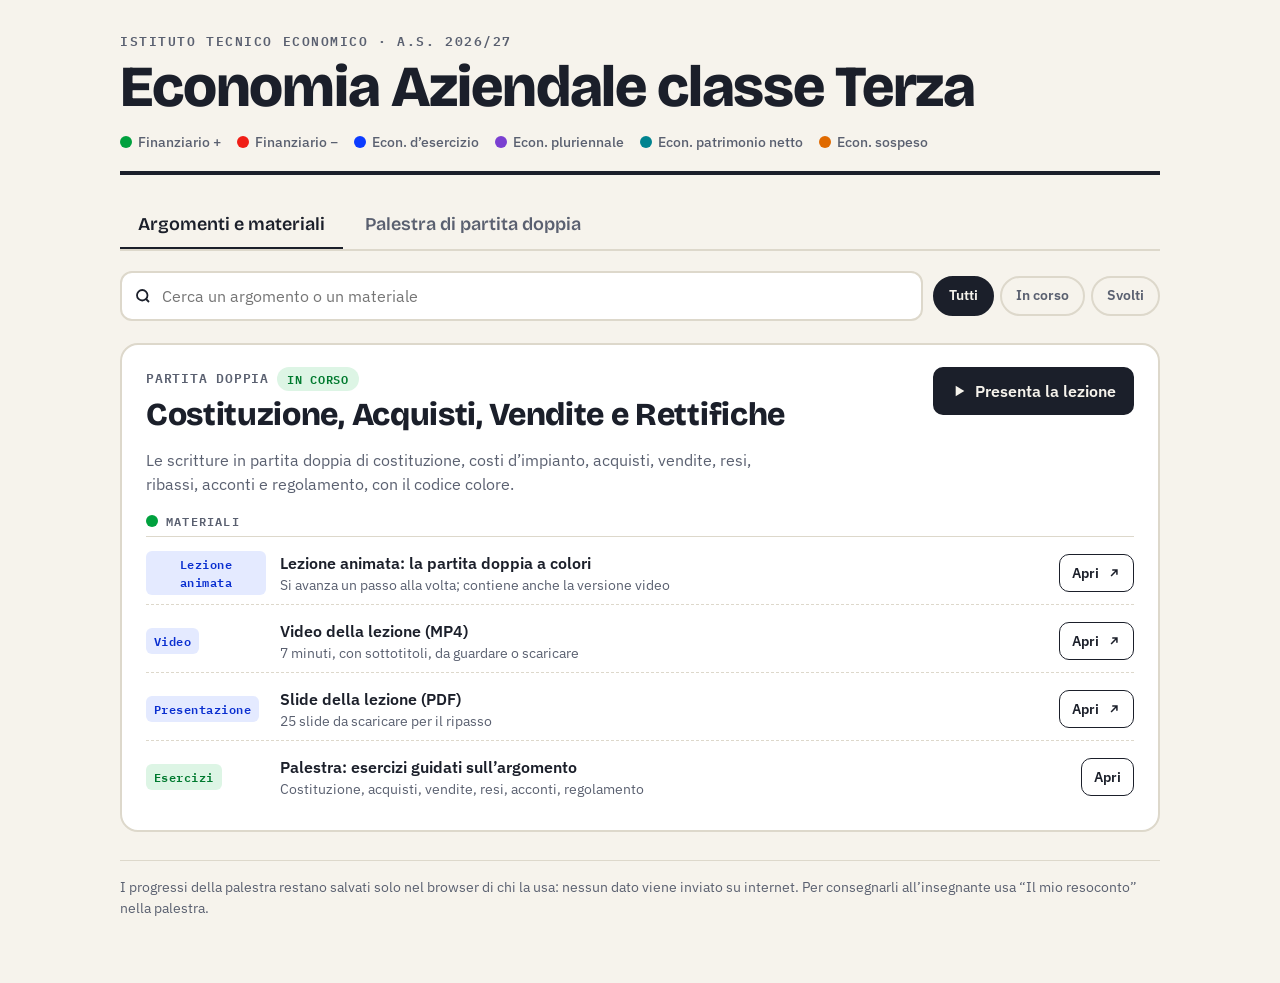
<file: index.html>
<!doctype html>
<html lang="it">
<head>
<meta charset="utf-8">
<meta name="viewport" content="width=device-width,initial-scale=1,viewport-fit=cover">
<link rel="icon" href="favicon.svg" type="image/svg+xml">
<link rel="icon" href="favicon-32.png" sizes="32x32" type="image/png">
<link rel="apple-touch-icon" href="apple-touch-icon.png">
<link rel="manifest" href="manifest.webmanifest">
<meta name="theme-color" content="#1B1F2A">
<meta name="apple-mobile-web-app-title" content="Economia 3ª">
<title>Economia Aziendale classe Terza</title>
<meta name="description" content="Lezioni animate, materiali e palestra di partita doppia con correzione automatica.">
<link rel="preconnect" href="https://fonts.googleapis.com">
<link rel="stylesheet" href="https://fonts.googleapis.com/css2?family=Bricolage+Grotesque:opsz,wght@12..96,600;12..96,800&family=IBM+Plex+Mono:wght@500;600&family=IBM+Plex+Sans:wght@400;500;600&display=swap">
<link rel="stylesheet" href="stile.css?v=2">
<style>body{margin:0}</style>
</head>
<body>
<div class="wrap">
  <header class="top">
    <div>
      <div class="eyebrow">Istituto Tecnico Economico · A.S. 2026/27</div>
      <h1>Economia Aziendale classe Terza</h1>
    </div>
    <div class="legend" aria-label="Codice colore della partita doppia">
      <span><i class="dot g"></i>Finanziario +</span><span><i class="dot r"></i>Finanziario −</span><span><i class="dot b"></i>Econ. d’esercizio</span><span><i class="dot v"></i>Econ. pluriennale</span><span><i class="dot t"></i>Econ. patrimonio netto</span><span><i class="dot o"></i>Econ. sospeso</span>
    </div>
  </header>

  <nav class="tabs" role="tablist" aria-label="Sezioni">
    <button type="button" role="tab" id="tabArg" aria-controls="vArg" aria-selected="true">Argomenti e materiali</button>
    <button type="button" role="tab" id="tabPal" aria-controls="vPal" aria-selected="false">Palestra di partita doppia</button>
  </nav>

  <section id="vArg" role="tabpanel" aria-labelledby="tabArg" class="view">
    <div class="bar">
      <label class="search" for="q"><svg width="18" height="18" viewBox="0 0 24 24" fill="none" stroke="currentColor" stroke-width="2.4" aria-hidden="true"><circle cx="11" cy="11" r="7"/><path d="M20 20l-4-4"/></svg><input id="q" type="search" placeholder="Cerca un argomento o un materiale" aria-label="Cerca"></label>
      <div class="filters" role="group" aria-label="Filtra per stato">
        <button type="button" data-f="tutti" aria-pressed="true">Tutti</button>
        <button type="button" data-f="corso" aria-pressed="false">In corso</button>
        <button type="button" data-f="svolto" aria-pressed="false">Svolti</button>
      </div>
    </div>
    <main class="topics" id="topics" aria-live="polite"></main>
  </section>

  <section id="vPal" role="tabpanel" aria-labelledby="tabPal" class="view" hidden>
    <div id="pal"></div>
  </section>

  <datalist id="pianoList"></datalist>

  <footer>I progressi della palestra restano salvati solo nel browser di chi la usa: nessun dato viene inviato su internet. Per consegnarli all’insegnante usa “Il mio resoconto” nella palestra.</footer>
</div>

<script src="contenuti.js?v=2"></script>
<script>
(function(){
"use strict";
/* elenco degli argomenti, letto da contenuti.js */
const $=id=>document.getElementById(id);
const STATI={corso:['In corso','corso'],svolto:['Svolto','svolto']};
const KIND={'Lezione animata':'lez','Presentazione':'lez','Video':'lez','Esercizi':'ese','Dispensa':'ese'};
const SITO=window.SITO||{argomenti:[]};
let filter='tutti',query='';
const esc=s=>String(s==null?'':s).replace(/[&<>"']/g,c=>({'&':'&amp;','<':'&lt;','>':'&gt;','"':'&quot;',"'":'&#39;'}[c]));
function link(m){
  const u=String(m.url||'');
  if(u.charAt(0)==='#')return `<a class="btn small" href="${esc(u)}" data-inner="${esc(u)}">Apri</a>`;
  const ext=/^https?:/i.test(u);
  return `<a class="btn small" href="${esc(u)}"${ext||/\.pdf$/i.test(u)?' target="_blank" rel="noopener"':''}>Apri<svg width="14" height="14" viewBox="0 0 24 24" fill="none" stroke="currentColor" stroke-width="2.6" aria-hidden="true"><path d="M7 17L17 7M9 7h8v8"/></svg></a>`;
}
function render(){
  const q=query.toLowerCase();
  const list=(SITO.argomenti||[]).filter(t=>filter==='tutti'||t.stato===filter).filter(t=>!q||[t.titolo,t.modulo,t.descrizione].concat((t.materiali||[]).map(m=>m.titolo)).join(' ').toLowerCase().includes(q));
  if(!list.length){$('topics').innerHTML=`<div class="empty"><h2>Nessun argomento</h2><p>Nessun argomento corrisponde alla ricerca o al filtro scelto.</p></div>`;return}
  $('topics').innerHTML=list.map(t=>{
    const st=STATI[t.stato]||STATI.corso;const ms=t.materiali||[];
    const lesson=ms.find(m=>m.tipo==='Lezione animata');
    return `<article class="topic"><div class="thead"><div style="min-width:0"><div class="tmeta">${t.modulo?`<span>${esc(t.modulo)}</span>`:''}<span class="status ${st[1]}">${st[0]}</span></div><h2>${esc(t.titolo)}</h2></div>
      <div class="tactions">${lesson?`<a class="btn primary" href="${esc(lesson.url)}"><svg width="16" height="16" viewBox="0 0 24 24" fill="currentColor" aria-hidden="true"><path d="M7 4v16l13-8z"/></svg>Presenta la lezione</a>`:''}</div></div>
      ${t.descrizione?`<p class="desc">${esc(t.descrizione)}</p>`:''}
      <section class="mgroup" aria-label="Materiali"><h3><i class="dot g"></i>Materiali</h3>
      ${ms.length?ms.map(m=>`<div class="mat"><span class="kind ${KIND[m.tipo]||''}">${esc(m.tipo||'Link')}</span><div class="mtitle">${esc(m.titolo)}${m.nota?`<small>${esc(m.nota)}</small>`:''}</div><div class="mact">${link(m)}</div></div>`).join(''):'<div class="none">Nessun materiale.</div>'}</section></article>`}).join('');
}
document.querySelectorAll('.filters button').forEach(b=>b.addEventListener('click',()=>{filter=b.dataset.f;document.querySelectorAll('.filters button').forEach(x=>x.setAttribute('aria-pressed',x===b));render()}));
$('q').addEventListener('input',e=>{query=e.target.value.trim();render()});
/* i collegamenti interni (#palestra) aprono la scheda della palestra */
$('topics').addEventListener('click',e=>{const a=e.target.closest('[data-inner]');if(!a)return;e.preventDefault();$('tabPal').click();window.scrollTo(0,0)});
render();
})();
</script>
<script src="palestra.js?v=3"></script>
</body>
</html>
</file>
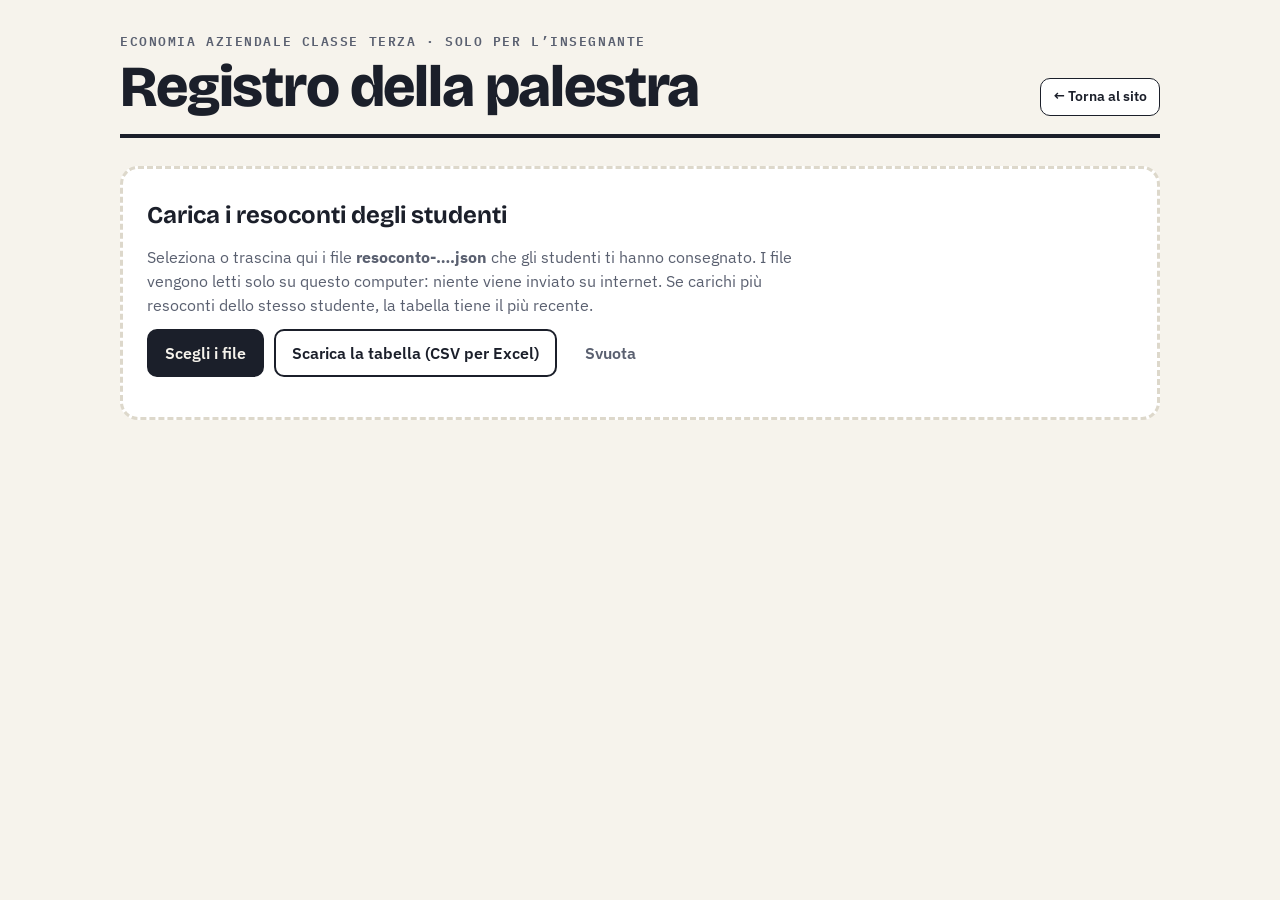
<file: docente.html>
<!doctype html>
<html lang="it">
<head>
<meta charset="utf-8">
<meta name="viewport" content="width=device-width,initial-scale=1,viewport-fit=cover">
<link rel="icon" href="favicon.svg" type="image/svg+xml">
<link rel="icon" href="favicon-32.png" sizes="32x32" type="image/png">
<link rel="apple-touch-icon" href="apple-touch-icon.png">
<link rel="manifest" href="manifest.webmanifest">
<meta name="theme-color" content="#1B1F2A">
<meta name="apple-mobile-web-app-title" content="Economia 3ª">
<title>Registro docente · Partita doppia</title>
<meta name="robots" content="noindex">
<link rel="preconnect" href="https://fonts.googleapis.com">
<link rel="stylesheet" href="https://fonts.googleapis.com/css2?family=Bricolage+Grotesque:opsz,wght@12..96,600;12..96,800&family=IBM+Plex+Mono:wght@500;600&family=IBM+Plex+Sans:wght@400;500;600&display=swap">
<link rel="stylesheet" href="stile.css?v=2">
<style>
body{margin:0}
.drop{border:3px dashed var(--line);border-radius:18px;background:var(--card);padding:28px 24px;display:flex;flex-direction:column;gap:12px;align-items:flex-start}
.drop.over{border-color:var(--blu);background:var(--blu-bg)}
.drop h2{margin:0;font-family:var(--f-disp);font-size:24px}
.drop p{margin:0;color:var(--mute);max-width:65ch}
.files{display:flex;flex-direction:column;gap:4px;font-size:14px}
.files .ko{color:var(--ros-t)}.files .warn{color:var(--ora-t)}
</style>
</head>
<body>
<div class="wrap">
  <header class="top">
    <div>
      <div class="eyebrow">Economia Aziendale classe Terza · solo per l’insegnante</div>
      <h1>Registro della palestra</h1>
    </div>
    <a class="btn small" href="index.html">← Torna al sito</a>
  </header>

  <div class="drop" id="drop">
    <h2>Carica i resoconti degli studenti</h2>
    <p>Seleziona o trascina qui i file <b>resoconto-….json</b> che gli studenti ti hanno consegnato. I file vengono letti solo su questo computer: niente viene inviato su internet. Se carichi più resoconti dello stesso studente, la tabella tiene il più recente.</p>
    <div style="display:flex;gap:10px;flex-wrap:wrap">
      <label class="btn primary" for="pick">Scegli i file</label>
      <input id="pick" type="file" accept=".json,application/json" multiple class="sr">
      <button type="button" class="btn" id="csv" disabled>Scarica la tabella (CSV per Excel)</button>
      <button type="button" class="btn ghost" id="clear" disabled>Svuota</button>
    </div>
    <div class="files" id="files" aria-live="polite"></div>
  </div>

  <main id="out"></main>
</div>
<script src="contenuti.js?v=2"></script>
<script>
(function(){
"use strict";
const $=id=>document.getElementById(id);
const esc=s=>String(s==null?'':s).replace(/[&<>"']/g,c=>({'&':'&amp;','<':'&lt;','>':'&gt;','"':'&quot;',"'":'&#39;'}[c]));
/* stessa firma usata dalla palestra: segnala i file modificati a mano dopo il download */
function firma(o){const s='pd3|'+JSON.stringify(o);let h=0x811c9dc5;for(let i=0;i<s.length;i++){h^=s.charCodeAt(i);h=Math.imul(h,0x01000193)>>>0}return h.toString(16).padStart(8,'0')}
const EX=((window.SITO||{}).esercizi||[]).slice().sort((a,b)=>(a.ordine||0)-(b.ordine||0));
let studenti=new Map(),log=[];
const key=r=>(r.nome||'').trim().toLowerCase()+'|'+(r.classe||'').trim().toLowerCase();

function leggi(files){
  [...files].forEach(f=>{
    const fr=new FileReader();
    fr.onload=()=>{
      let r;try{r=JSON.parse(fr.result)}catch(e){log.push({c:'ko',t:`${f.name}: non è un resoconto valido.`});return show()}
      if(!r||r.tipo!=='resoconto-partita-doppia'){log.push({c:'ko',t:`${f.name}: non è un resoconto della palestra.`});return show()}
      const{firma:fi,...rest}=r;const integro=firma(rest)===fi;
      r.integro=integro;r.file=f.name;
      const k=key(r),prev=studenti.get(k);
      if(!prev||String(r.data)>String(prev.data))studenti.set(k,r);
      log.push({c:integro?'':'warn',t:`${f.name}: ${esc(r.nome)}${integro?'':' · attenzione: il file risulta modificato dopo il download'}`});
      show();
    };
    fr.readAsText(f);
  });
}
function show(){
  $('files').innerHTML=log.map(l=>`<div class="${l.c}">${l.t}</div>`).join('');
  const list=[...studenti.values()].sort((a,b)=>String(a.nome).localeCompare(String(b.nome)));
  $('csv').disabled=$('clear').disabled=!list.length;
  if(!list.length){$('out').innerHTML='';return}
  const rows=list.map(r=>{const R=r.riepilogo||{};let ok=0,tot=0;
    const cells=EX.map(ex=>{const n=(ex.operazioni||[]).length;tot+=n;const s=R[ex.id];if(!s)return `<td class="n"><span class="vchip k">–</span></td>`;ok+=s.ok;
      const k=s.ok===n?'g':s.ok>0?'b':'r';
      return `<td class="n" title="${esc(ex.titolo)}: ${s.ok} corrette su ${n}, ${s.primo} al primo tentativo, ${s.sol} con soluzione, ${s.tent} verifiche"><span class="vchip ${k}">${s.ok}/${n}</span>${s.sol?`<small style="display:block;color:var(--mute)">${s.sol} sol.</small>`:''}</td>`}).join('');
    const q=r.quiz||{};const d=r.data?new Date(r.data):null;
    return `<tr><td>${esc(r.nome)}${r.integro?'':' <span class="vchip o" title="Il file è stato modificato dopo il download">modificato</span>'}</td><td>${esc(r.classe||'')}</td>${cells}<td class="n"><b>${ok}</b>/${tot}</td><td class="n">${q.prove?`<span class="vchip ${q.migliore>=80?'g':q.migliore>=50?'b':'r'}">${q.migliore}%</span><small style="display:block;color:var(--mute)">${q.prove} prove</small>`:'<span class="vchip k">–</span>'}</td><td>${d?d.toLocaleDateString('it-IT')+' '+d.toLocaleTimeString('it-IT',{hour:'2-digit',minute:'2-digit'}):''}</td></tr>`}).join('');
  const avg=EX.map(ex=>{const n=(ex.operazioni||[]).length;const ss=list.map(r=>(r.riepilogo||{})[ex.id]).filter(Boolean);return ss.length?Math.round(ss.reduce((s,x)=>s+x.ok,0)/ss.length/n*100)+'%':'–'});
  const qs=list.map(r=>r.quiz).filter(q=>q&&q.prove);
  $('out').innerHTML=`<div class="ws"><p class="empty-note">${list.length} studenti. Ogni cella indica le operazioni registrate correttamente; passa sopra una cella per il dettaglio. “Natura” è il miglior risultato nell’esercizio sulla natura dei conti.</p>
    <div class="jwrap"><table class="j ro"><thead><tr><th>Studente</th><th>Classe</th>${EX.map((ex,i)=>`<th class="n" title="${esc(ex.titolo)}">Es. ${i+1}</th>`).join('')}<th class="n">Totale</th><th class="n">Natura</th><th>Resoconto del</th></tr></thead><tbody>${rows}</tbody>
    <tfoot><tr><td>Media della classe</td><td></td>${avg.map(a=>`<td class="n">${a}</td>`).join('')}<td></td><td class="n">${qs.length?Math.round(qs.reduce((s,q)=>s+q.migliore,0)/qs.length)+'%':'–'}</td><td></td></tr></tfoot></table></div>
    <div class="traccia"><b>LEGENDA ESERCIZI</b>${EX.map((ex,i)=>`Es. ${i+1}: ${esc(ex.titolo)}`).join(' · ')}</div></div>`;
}
function csv(){
  const list=[...studenti.values()].sort((a,b)=>String(a.nome).localeCompare(String(b.nome)));
  const q=v=>'"'+String(v==null?'':v).replace(/"/g,'""')+'"';
  const head=['Studente','Classe'].concat(EX.map((ex,i)=>`Es. ${i+1} ${ex.titolo}`),['Corrette totali','Operazioni totali','Natura migliore %','Natura prove','Resoconto del','File integro']);
  const lines=[head.map(q).join(';')].concat(list.map(r=>{const R=r.riepilogo||{};let ok=0,tot=0;
    const c=EX.map(ex=>{const n=(ex.operazioni||[]).length;tot+=n;const s=R[ex.id];if(s)ok+=s.ok;return s?`${s.ok}/${n}`:''});
    return [r.nome,r.classe].concat(c,[ok,tot,(r.quiz||{}).migliore||'',(r.quiz||{}).prove||'',r.data?new Date(r.data).toLocaleString('it-IT'):'',r.integro?'sì':'no']).map(q).join(';')}));
  const blob=new Blob(['﻿'+lines.join('\r\n')],{type:'text/csv;charset=utf-8'});
  const a=document.createElement('a');a.href=URL.createObjectURL(blob);a.download='registro-palestra-partita-doppia.csv';document.body.append(a);a.click();a.remove();setTimeout(()=>URL.revokeObjectURL(a.href),3000);
}
$('pick').addEventListener('change',e=>{leggi(e.target.files);e.target.value=''});
const drop=$('drop');
['dragenter','dragover'].forEach(ev=>drop.addEventListener(ev,e=>{e.preventDefault();drop.classList.add('over')}));
['dragleave','drop'].forEach(ev=>drop.addEventListener(ev,e=>{e.preventDefault();drop.classList.remove('over')}));
drop.addEventListener('drop',e=>leggi(e.dataTransfer.files));
$('csv').addEventListener('click',csv);
$('clear').addEventListener('click',()=>{studenti=new Map();log=[];show()});
window.__registro={leggiTesto:(name,txt)=>leggi([new File([txt],name,{type:'application/json'})])};
})();
</script>
</body>
</html>
</file>
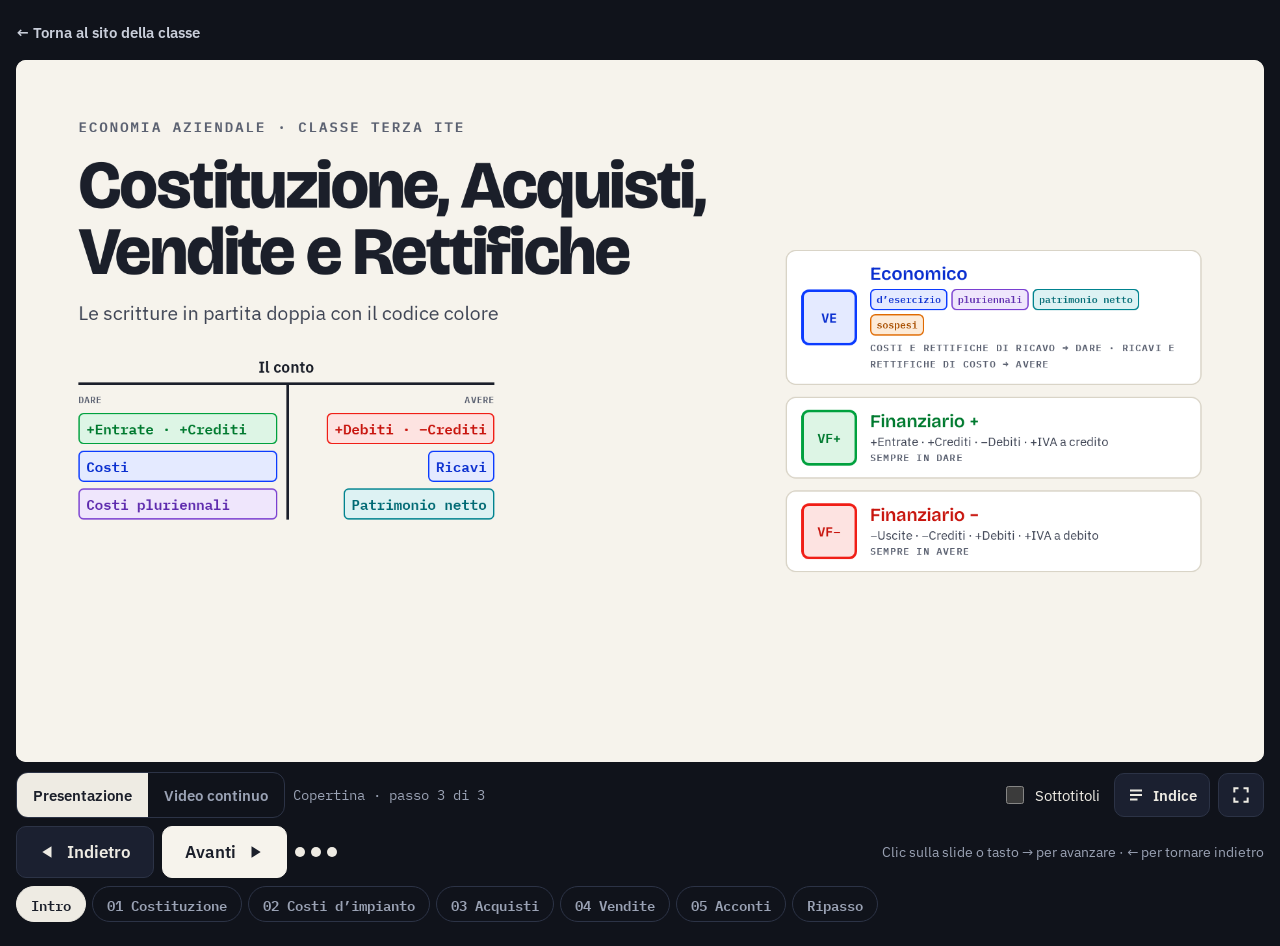
<file: lezione.html>
<!doctype html>
<html lang="it">
<head>
<meta charset="utf-8">
<meta name="viewport" content="width=device-width,initial-scale=1,viewport-fit=cover">
<link rel="icon" href="favicon.svg" type="image/svg+xml">
<link rel="icon" href="favicon-32.png" sizes="32x32" type="image/png">
<link rel="apple-touch-icon" href="apple-touch-icon.png">
<link rel="manifest" href="manifest.webmanifest">
<meta name="theme-color" content="#1B1F2A">
<meta name="apple-mobile-web-app-title" content="Economia 3ª">
<style>:root{color-scheme:light}body{margin:0}img{max-width:100%}[hidden]{display:none!important}.rotate-hint{display:none;margin:0;font:500 14px/1.4 system-ui,sans-serif;color:#C9CEDA;background:#1B2030;border:1px solid #2C3346;border-radius:10px;padding:8px 12px}
@media (max-width:640px) and (orientation:portrait){.rotate-hint{display:block}}
</style>
</head>
<body>
<meta charset="utf-8">
<title>Partita doppia a colori</title>
<meta name="claude:viewport-fit-sides" content="cover">
<link rel="preconnect" href="https://fonts.googleapis.com">
<link rel="stylesheet" href="https://fonts.googleapis.com/css2?family=Bricolage+Grotesque:opsz,wght@12..96,600;12..96,800&family=IBM+Plex+Mono:wght@500;600&family=IBM+Plex+Sans:wght@400;500;600&display=swap">
<style>
/* Layout: lettore video scuro attorno a un palco 1920×1080 color carta; codice colore VF+ verde / VF− rosso; economici: d’esercizio blu, pluriennali viola, patrimonio netto petrolio, sospesi arancio */
:root{
  --paper:#F6F3EC; --ink:#1B1F2A; --line:#D9D4C7; --mute:#5A6070; --card:#FFFFFF;
  --blu:#0B3BFF;  --blu-t:#0A2FD0; --blu-bg:#E4EAFF;
  --vio:#7A3FD1;  --vio-t:#5E2BAE; --vio-bg:#EFE6FC;
  --tea:#00838F;  --tea-t:#006A74; --tea-bg:#DDF2F3;
  --ora:#E06A00;  --ora-t:#A84F00; --ora-bg:#FDEBD8;
  --ver:#00A13E;  --ver-t:#007A2F; --ver-bg:#DDF5E5;
  --ros:#F01E16;  --ros-t:#C8150E; --ros-bg:#FDE3E1;
  --gold:#FFF1B8;
  --chrome:#10131B; --chrome-2:#1B2030; --chrome-fg:#EEEBE3; --chrome-mute:#9AA2B4;
  --f-disp:'Bricolage Grotesque','IBM Plex Sans',system-ui,sans-serif;
  --f-body:'IBM Plex Sans',system-ui,-apple-system,sans-serif;
  --f-mono:'IBM Plex Mono',ui-monospace,Menlo,monospace;
  color-scheme:dark;
}
[hidden]{display:none!important}
html,body{height:100%}
body{background:var(--chrome);color:var(--chrome-fg);font-family:var(--f-body);margin:0}
.page{min-height:100%;box-sizing:border-box;padding-block:16px 24px;padding-left:max(16px,env(safe-area-inset-left,0px));padding-right:max(16px,env(safe-area-inset-right,0px));display:flex;flex-direction:column;align-items:center;gap:12px}
.player{width:100%;max-width:calc((100vh - 170px) * 16 / 9);min-width:0;display:flex;flex-direction:column;gap:10px}
.viewport{position:relative;width:100%;aspect-ratio:16/9;max-width:100%;background:#000;border-radius:10px;overflow:hidden}
.player:fullscreen{max-width:none;background:#000;justify-content:center;padding:0}
.player:fullscreen .viewport{border-radius:0;aspect-ratio:auto;flex:1}
.player:fullscreen .controls{position:absolute;left:0;right:0;bottom:0;padding:10px 16px;background:rgba(16,19,27,.92);opacity:0;transition:opacity .25s}
.player:fullscreen:hover .controls{opacity:1}
.player.rec .controls{display:none}

/* ---------- PALCO ---------- */
.stage{position:absolute;left:0;top:0;width:1920px;height:1080px;transform-origin:0 0;background:var(--paper);color:var(--ink);font-family:var(--f-body);overflow:hidden;font-variant-numeric:tabular-nums}
.scene{position:absolute;inset:0;will-change:transform,opacity}
.scene.lesson{background:var(--paper)}
.shead{position:absolute;left:64px;right:64px;top:92px;display:flex;align-items:center;gap:20px}
.kchip{font-family:var(--f-mono);font-size:19px;font-weight:600;letter-spacing:.08em;color:#fff;background:var(--ink);border-radius:8px;padding:8px 14px;white-space:nowrap}
.shead h2{margin:0;font-family:var(--f-disp);font-weight:800;font-size:44px;letter-spacing:-.015em;line-height:1.02;text-wrap:balance;flex:1}
.snum{font-family:var(--f-mono);font-size:18px;font-weight:600;color:var(--mute)}
.scontent{position:absolute;left:64px;right:64px;top:182px;bottom:128px;display:flex;flex-direction:column;justify-content:center;gap:20px}
.zone{display:flex;flex-direction:column;gap:20px}
.grid{display:grid;grid-template-columns:700px 1fr;gap:48px;align-items:start}
.col{display:flex;flex-direction:column;gap:20px;min-width:0}

/* barra in alto */
.topbar{position:absolute;left:64px;right:64px;top:28px;height:44px;display:flex;align-items:center;gap:40px;z-index:5;transition:opacity .3s}
.segs{display:flex;gap:10px;flex:1}
.seg{flex:1;display:flex;flex-direction:column;gap:6px}
.seg span{font-family:var(--f-mono);font-size:15px;font-weight:600;letter-spacing:.06em;color:var(--mute);white-space:nowrap}
.seg.on span{color:var(--ink)}
.seg i{display:block;height:6px;border-radius:3px;background:var(--line);overflow:hidden}
.seg i b{display:block;height:100%;width:0;background:var(--ink)}
.legend{display:flex;gap:16px;font-size:16px;font-weight:600;white-space:nowrap}
.legend span{display:flex;align-items:center;gap:8px}
.dot{display:inline-block;width:16px;height:16px;border-radius:50%;flex-shrink:0}
.dot.b{background:var(--blu)}.dot.v{background:var(--vio)}.dot.t{background:var(--tea)}.dot.o{background:var(--ora)}.dot.g{background:var(--ver)}.dot.r{background:var(--ros)}.dot.k{background:var(--ink)}

/* sottotitoli */
.caption{position:absolute;left:64px;right:64px;bottom:22px;min-height:84px;box-sizing:border-box;background:var(--ink);color:#F6F3EC;border-radius:16px;padding:14px 28px;display:flex;align-items:center;gap:20px;font-size:24px;line-height:1.38;z-index:6}
.caption svg{flex-shrink:0;opacity:.7}
.stage.nocap .caption{display:none}

/* colori testo */
b.b,.t-b{color:var(--blu-t)} b.v,.t-v{color:var(--vio-t)} b.t,.t-t{color:var(--tea-t)} b.o,.t-o{color:var(--ora-t)} b.g,.t-g{color:var(--ver-t)} b.r,.t-r{color:var(--ros-t)}

/* ---------- TABELLA PARTITA DOPPIA ---------- */
.tbl{background:var(--card);border:2px solid var(--line);border-radius:16px;padding:14px 20px 12px;display:flex;flex-direction:column}
.tbl-title{display:flex;align-items:center;gap:12px;font-family:var(--f-disp);font-weight:600;font-size:25px;padding:2px 0 10px;line-height:1.2}
.tr{display:grid;grid-template-columns:minmax(0,1.75fr) minmax(0,1fr) minmax(0,1fr) minmax(0,.95fr) minmax(0,1.45fr);gap:14px;align-items:center}
.th{font-family:var(--f-mono);font-size:14px;font-weight:600;letter-spacing:.08em;text-transform:uppercase;color:var(--mute);padding:8px 0;border-bottom:3px solid var(--ink)}
.th .num{text-align:right}
.row{padding:10px 0;border-bottom:1px solid #ECE8DE;font-size:22px}
.acc{font-weight:600;display:flex;align-items:center;gap:12px;line-height:1.15}
.row.b .acc{color:var(--blu-t)}.row.v .acc{color:var(--vio-t)}.row.t .acc{color:var(--tea-t)}.row.o .acc{color:var(--ora-t)}.row.g .acc{color:var(--ver-t)}.row.r .acc{color:var(--ros-t)}
.num{text-align:right}
.amt{display:inline-block;font-family:var(--f-mono);font-weight:600;font-size:22px;padding:4px 10px;border-radius:8px;border:2px solid}
.amt.b{color:var(--blu-t);background:var(--blu-bg);border-color:var(--blu)}
.amt.v{color:var(--vio-t);background:var(--vio-bg);border-color:var(--vio)}
.amt.t{color:var(--tea-t);background:var(--tea-bg);border-color:var(--tea)}
.amt.o{color:var(--ora-t);background:var(--ora-bg);border-color:var(--ora)}
.amt.g{color:var(--ver-t);background:var(--ver-bg);border-color:var(--ver)}
.amt.r{color:var(--ros-t);background:var(--ros-bg);border-color:var(--ros)}
.dest{font-size:17px;color:var(--mute);font-weight:500}
.vchip{display:inline-block;font-family:var(--f-mono);font-size:15px;font-weight:600;padding:4px 8px;border-radius:6px;line-height:1.25}
.vchip.b{background:var(--blu-bg);color:var(--blu-t)}.vchip.v{background:var(--vio-bg);color:var(--vio-t)}.vchip.t{background:var(--tea-bg);color:var(--tea-t)}.vchip.o{background:var(--ora-bg);color:var(--ora-t)}.vchip.g{background:var(--ver-bg);color:var(--ver-t)}.vchip.r{background:var(--ros-bg);color:var(--ros-t)}
.tbl-bal{align-self:flex-end;display:flex;align-items:center;gap:12px;margin-top:10px;font-family:var(--f-mono);font-size:16px;font-weight:600;color:var(--mute)}
.tbl-bal b{color:var(--ink)}
.tbl-bal .ok{display:flex;align-items:center;gap:6px;color:#fff;background:var(--ver);padding:3px 10px 3px 6px;border-radius:20px}
.tbl.wide .row{font-size:24px}.tbl.wide .amt{font-size:24px}.tbl.wide .dest{font-size:18px}.tbl.wide .vchip{font-size:16px}

/* ---------- DOCUMENTO (fattura) ---------- */
.doc{background:var(--card);border:2px solid var(--line);border-radius:16px;padding:16px 22px;display:flex;flex-direction:column;gap:4px}
.doc-h{display:flex;align-items:center;gap:12px;font-family:var(--f-disp);font-weight:600;font-size:25px;padding-bottom:8px;line-height:1.2}
.drow{display:flex;justify-content:space-between;gap:16px;font-size:21px;padding:6px 10px;margin:0 -10px;border-bottom:1px dashed #CFC9BA;border-radius:6px}
.drow .v{font-family:var(--f-mono);font-weight:500}
.drow.sum{font-weight:600}
.drow.tot{border-bottom:0;border-top:3px solid var(--ink);margin-top:4px;font-size:22px}
.drow.tot .v{font-weight:600}
.doc-foot{font-size:17px;color:var(--mute);padding-top:6px}

/* ---------- PILLOLE ---------- */
.pill{display:flex;align-items:center;gap:18px;border-radius:16px;padding:16px 24px;font-size:23px;line-height:1.38;border:2px solid var(--ink);background:var(--gold);transform-origin:left center}
.pill.info{background:#EAF0FF;border-color:var(--blu)}
.pill.note{background:var(--card);border-color:var(--line)}
.pill .pi{flex-shrink:0;width:52px;height:52px;border-radius:50%;background:var(--ink);display:flex;align-items:center;justify-content:center}
.pill.note .pi{background:var(--mute)}
.pill.info .pi{background:var(--blu)}

/* ---------- FORMULE ---------- */
.formula{display:flex;align-items:center;justify-content:center;gap:26px}
.fbox{display:flex;flex-direction:column;align-items:center;gap:6px;background:var(--card);border:3px solid var(--ink);border-radius:18px;padding:16px 30px;min-width:260px}
.fbox .l{font-size:20px;font-weight:500;text-align:center}
.fbox .v{font-family:var(--f-disp);font-weight:800;font-size:58px;line-height:1}
.fbox .s{font-family:var(--f-mono);font-size:17px;color:var(--mute);font-weight:600}
.fbox.res{background:var(--blu-bg);border-color:var(--blu);color:var(--blu-t)}
.fbox.res.v{background:var(--vio-bg);border-color:var(--vio);color:var(--vio-t)}
.fop{font-family:var(--f-disp);font-weight:800;font-size:68px}
.fcomp{display:flex;align-items:center;flex-wrap:wrap;gap:10px;background:var(--card);border:2px dashed var(--ink);border-radius:16px;padding:14px 20px;font-size:22px}
.fcomp .lead{font-weight:600;margin-right:6px}
.tok{font-family:var(--f-mono);font-weight:600;font-size:24px;display:inline-block}
.tok.n{background:#F1EEE6;padding:3px 10px;border-radius:8px}
.tok.res{padding:4px 12px;border-radius:8px;border:2px solid var(--ink);background:var(--gold)}
.tok.res.b{background:var(--blu-bg);border-color:var(--blu);color:var(--blu-t)}
.tok.res.v{background:var(--vio-bg);border-color:var(--vio);color:var(--vio-t)}

/* ---------- PASSI ---------- */
.steps{display:flex;flex-direction:column;gap:12px}
.step{display:flex;align-items:center;gap:16px;font-size:22px;line-height:1.3}
.step .n{flex-shrink:0;width:44px;height:44px;border-radius:50%;background:var(--ink);color:#fff;font-family:var(--f-mono);font-weight:600;font-size:20px;display:flex;align-items:center;justify-content:center}

/* ---------- MASTRINO ---------- */
.mast{background:var(--card);border:2px solid var(--line);border-radius:16px;padding:16px 24px 18px;position:relative}
.mast-h{display:flex;align-items:center;gap:10px;justify-content:center;font-family:var(--f-disp);font-weight:600;font-size:24px;padding-bottom:8px;border-bottom:4px solid var(--ink)}
.mcols{display:grid;grid-template-columns:1fr 1fr}
.mcol{display:flex;flex-direction:column;gap:8px;padding:8px 14px 10px 0;min-height:150px}
.mcol+.mcol{border-left:4px solid var(--ink);padding:8px 0 10px 14px}
.mlab{font-family:var(--f-mono);font-size:14px;font-weight:600;letter-spacing:.08em;color:var(--mute)}
.mcol+.mcol .mlab{text-align:right}
.ment{display:flex;justify-content:space-between;align-items:center;gap:8px;font-size:18px}
.ment .amt{font-size:20px}
.mtot{display:grid;grid-template-columns:1fr 1fr;border-top:2px solid var(--ink);padding-top:6px;font-family:var(--f-mono);font-weight:600;font-size:20px}
.mtot span{padding-right:14px;text-align:right}
.mtot span+span{padding:0 0 0 14px}
.stampbox{position:absolute;left:50%;bottom:-16px;transform:translateX(-50%)}
.mast .mtot{margin-bottom:34px}
.stamp{display:inline-flex;flex-direction:column;align-items:center;gap:2px;border:5px double var(--ver-t);color:var(--ver-t);background:rgba(255,255,255,.9);border-radius:10px;padding:8px 18px;font-family:var(--f-disp);font-weight:800;font-size:24px;letter-spacing:.03em;white-space:nowrap}
.stamp small{font-family:var(--f-mono);font-size:15px;font-weight:600;letter-spacing:.08em}
.stamp.ink{border-color:var(--ink);color:var(--ink);font-size:38px;padding:12px 28px}
.stamp.ink small{font-size:19px}
.stamprow{display:flex;justify-content:center}

/* ---------- CALENDARIO ---------- */
.cal{align-self:flex-start;display:flex;align-items:center;gap:26px}
.cal-card{width:210px;border:3px solid var(--ink);border-radius:18px;overflow:hidden;background:var(--card);text-align:center}
.cal-card .top{background:var(--ros);color:#fff;font-family:var(--f-mono);font-weight:600;font-size:20px;letter-spacing:.12em;padding:8px}
.cal-card .big{font-family:var(--f-disp);font-weight:800;font-size:132px;line-height:1.1}
.cal .txt{font-size:24px;line-height:1.35;max-width:380px;font-weight:500}

/* ---------- FLUSSI ---------- */
.flow{position:relative}
.flow svg.trails{position:absolute;left:0;top:0;overflow:visible}
.node{position:absolute;width:220px;margin-left:-110px;display:flex;flex-direction:column;align-items:center;gap:6px;text-align:center}
.node .circ{width:100px;height:100px;border-radius:50%;background:var(--card);border:4px solid var(--ink);display:flex;align-items:center;justify-content:center;box-sizing:border-box}
.node .lab{font-family:var(--f-mono);font-weight:600;font-size:19px;letter-spacing:.06em}
.node .sub{font-size:17px;color:var(--mute);line-height:1.25;font-weight:500}
.mover{position:absolute;left:0;top:0;width:72px;height:72px;margin:-36px 0 0 -36px;border-radius:50%;display:flex;align-items:center;justify-content:center;border:4px solid var(--ink);background:var(--card);box-shadow:0 8px 20px rgba(27,31,42,.25);z-index:3;opacity:0}
.mover.b{border-color:var(--blu);background:var(--blu-bg)}.mover.v{border-color:var(--vio);background:var(--vio-bg)}.mover.t{border-color:var(--tea);background:var(--tea-bg)}.mover.g{border-color:var(--ver);background:var(--ver-bg)}.mover.r{border-color:var(--ros);background:var(--ros-bg)}
.mlabel{position:absolute;left:0;top:0;transform:translate(-50%,-50%);white-space:nowrap;font-family:var(--f-mono);font-weight:600;font-size:17px;padding:5px 12px;border-radius:20px;background:var(--ink);color:#fff;z-index:2}
.mlabel.b{background:var(--blu)}.mlabel.v{background:var(--vio)}.mlabel.t{background:var(--tea-t)}.mlabel.g{background:var(--ver-t)}.mlabel.r{background:var(--ros-t)}
.mlabel-wrap{position:absolute;left:0;top:0;z-index:2}

/* ---------- INTRO / CAPITOLI / OUTRO ---------- */
.intro{background:var(--paper);padding:84px 96px;box-sizing:border-box;display:grid;grid-template-columns:1fr 640px;gap:80px}
.kick{font-family:var(--f-mono);font-size:22px;font-weight:600;letter-spacing:.14em;color:var(--mute)}
.intro h1{margin:22px 0 22px;font-family:var(--f-disp);font-weight:800;font-size:104px;line-height:.98;letter-spacing:-.025em}
.intro p.sub{margin:0;font-size:30px;line-height:1.4;color:#3E4454;max-width:760px}
.codes{display:flex;flex-direction:column;gap:18px;justify-content:center}
.code{display:flex;gap:20px;align-items:center;background:var(--card);border:2px solid var(--line);border-radius:16px;padding:18px 22px}
.code .sw{width:78px;height:78px;border-radius:12px;display:flex;align-items:center;justify-content:center;flex-shrink:0;font-family:var(--f-mono);font-weight:600;font-size:20px;border:4px solid}
.code h4{margin:0;font-family:var(--f-disp);font-weight:600;font-size:28px}
.code p{margin:2px 0 0;font-size:19px;color:#3E4454}
.code .econ4{display:flex;flex-wrap:wrap;gap:6px;margin:6px 0}.code .econ4 .amt{font-size:15px;padding:2px 8px}
.code em{font-style:normal;font-family:var(--f-mono);font-size:15px;font-weight:600;letter-spacing:.08em;color:var(--mute)}
.tacc{margin-top:46px;width:640px}
.tacc .tn{text-align:center;font-weight:600;font-size:24px;padding-bottom:8px;border-bottom:4px solid var(--ink)}
.tacc .tc{display:grid;grid-template-columns:1fr 1fr}
.tacc .tc>div{display:flex;flex-direction:column;gap:10px;padding:10px 14px 0 0;min-height:130px}
.tacc .tc>div+div{border-left:4px solid var(--ink);padding:10px 0 0 14px;align-items:flex-end}
.chap{background:var(--ink);color:#F6F3EC;padding:120px 120px;box-sizing:border-box}
.chap .no{font-family:var(--f-disp);font-weight:800;font-size:300px;line-height:.85;letter-spacing:-.04em}
.chap .no span:nth-child(1){color:var(--ver)}.chap .no span:nth-child(2){color:#6E8BFF}
.chap h3{margin:30px 0 40px;font-family:var(--f-disp);font-weight:800;font-size:96px;letter-spacing:-.02em;line-height:1}
.chap ul{list-style:none;margin:0;padding:0;display:flex;flex-direction:column;gap:14px}
.chap li{font-size:30px;color:#C9CEDA;display:flex;gap:18px;align-items:baseline}
.chap li b{font-family:var(--f-mono);font-size:20px;color:#8D95A8;font-weight:600}
.stripe{position:absolute;top:-200px;bottom:-200px;width:520px;z-index:10}
.outro{background:var(--paper);padding:90px 120px;box-sizing:border-box;display:flex;flex-direction:column;gap:24px}
.outro h3{margin:0;font-family:var(--f-disp);font-weight:800;font-size:92px;letter-spacing:-.02em}
.rule{display:flex;align-items:center;gap:26px;font-size:36px;font-weight:500}
.rule .amt{font-size:30px;min-width:150px;text-align:center}
.final{margin-top:20px;align-self:flex-start;font-family:var(--f-disp);font-weight:800;font-size:56px;background:var(--ink);color:#fff;padding:18px 36px;border-radius:18px}


/* ---------- MODALITÀ PRESENTAZIONE ---------- */
.player{position:relative}
.modebar{gap:12px}
.seg2{display:inline-flex;border:1px solid #2C3346;border-radius:12px;overflow:hidden}
.seg2 button{min-height:44px;padding:0 16px;border:0;background:transparent;color:var(--chrome-mute);font:600 15px var(--f-body);cursor:pointer}
.seg2 button[aria-pressed="true"]{background:var(--chrome-fg);color:var(--ink)}
.seg2 button:focus-visible{outline:3px solid #8FA6FF;outline-offset:-3px}
.pos{font-family:var(--f-mono);font-size:14px;color:var(--chrome-mute);white-space:nowrap}
.cbtn.big{height:52px;padding:0 22px;font-size:17px}
.dots{display:flex;gap:6px;align-items:center;flex-wrap:wrap}
.dots i{width:10px;height:10px;border-radius:50%;background:#2C3346}
.dots i.on{background:var(--chrome-fg)}
.hint{font-size:14px;color:var(--chrome-mute);margin-left:auto}
.viewport.clickable{cursor:pointer}
.index{position:absolute;inset:0;z-index:40;background:rgba(10,12,18,.88);display:flex;align-items:flex-start;justify-content:center;padding:16px;overflow:auto;border-radius:10px}
.index-box{width:100%;max-width:1100px;background:var(--chrome-2);border:1px solid #2C3346;border-radius:16px;padding:20px 22px;display:flex;flex-direction:column;gap:16px}
.index-h{display:flex;align-items:center;justify-content:space-between;gap:12px}
.index-h h3{margin:0;font-family:var(--f-disp);font-size:28px}
.index-grid{display:grid;grid-template-columns:repeat(auto-fit,minmax(min(100%,300px),1fr));gap:14px}
.ichap{display:flex;flex-direction:column;gap:4px;min-width:0}
.ichap button{display:flex;gap:10px;align-items:baseline;text-align:left;width:100%;min-height:40px;padding:8px 10px;border-radius:8px;border:0;background:transparent;color:var(--chrome-fg);font:500 15px/1.3 var(--f-body);cursor:pointer}
.ichap button:hover{background:#262D40}
.ichap button:focus-visible{outline:3px solid #8FA6FF}
.ichap button.cap{font:700 17px var(--f-disp);background:#232A3B}
.ichap button b{font-family:var(--f-mono);font-size:13px;color:var(--chrome-mute);flex-shrink:0}
.ichap button.here{box-shadow:inset 0 0 0 2px #8FA6FF}
.player:fullscreen .index{border-radius:0}
@media (max-width:760px){.hint{display:none}}
/* ---------- CONTROLLI ---------- */
.controls{display:flex;flex-direction:column;gap:8px}
.scrub{position:relative;height:28px;display:flex;align-items:center}
.scrub input{width:100%;margin:0;accent-color:#F6F3EC;cursor:pointer;height:28px}
.marks{position:absolute;left:0;right:0;top:0;height:6px;pointer-events:none}
.marks i{position:absolute;top:0;width:2px;height:6px;background:var(--chrome-mute)}
.crow{display:flex;align-items:center;gap:8px;flex-wrap:wrap}
.cbtn{min-width:44px;height:44px;border-radius:10px;border:1px solid #2C3346;background:var(--chrome-2);color:var(--chrome-fg);display:inline-flex;align-items:center;justify-content:center;gap:8px;padding:0 12px;font:600 15px var(--f-body);cursor:pointer}
.cbtn:hover{background:#262D40}
.cbtn:focus-visible,.chips button:focus-visible,select:focus-visible,input:focus-visible{outline:3px solid #8FA6FF;outline-offset:2px}
.cbtn.primary{background:#F6F3EC;color:var(--ink);border-color:#F6F3EC}
.time{font-family:var(--f-mono);font-size:15px;color:var(--chrome-mute);min-width:118px}
.spacer{flex:1}
.tog{display:inline-flex;align-items:center;gap:8px;font-size:15px;color:var(--chrome-fg);cursor:pointer;padding:0 6px;min-height:44px}
.tog input{width:18px;height:18px;accent-color:#8FA6FF}
select.cbtn{appearance:auto}
.chips{display:flex;gap:6px;flex-wrap:wrap}
.chips button{height:36px;border-radius:18px;border:1px solid #2C3346;background:transparent;color:var(--chrome-mute);font:600 14px var(--f-mono);padding:0 14px;cursor:pointer}
.chips button.on{background:var(--chrome-fg);color:var(--ink);border-color:var(--chrome-fg)}
.modal{position:fixed;inset:0;background:rgba(0,0,0,.6);display:flex;align-items:center;justify-content:center;padding:16px;z-index:50}
.modal-box{background:var(--chrome-2);border:1px solid #2C3346;border-radius:16px;max-width:560px;padding:24px 26px;display:flex;flex-direction:column;gap:12px;font-size:16px;line-height:1.5}
.modal-box h3{margin:0;font-family:var(--f-disp);font-size:26px}
.modal-box ol{margin:0;padding-left:22px}
.modal-box .msg{color:#FFB4AE}
.modal-box .row2{display:flex;gap:10px;justify-content:flex-end;flex-wrap:wrap}
.recbadge{position:fixed;top:12px;right:12px;background:#C8150E;color:#fff;font:600 14px var(--f-mono);padding:6px 12px;border-radius:20px;z-index:60}
@media (max-width:640px){.time{min-width:0}.tog span{font-size:14px}}
@media (prefers-reduced-motion:reduce){.topbar{transition:none}}
</style>

<div class="page">
  <p class="rotate-hint">Per vedere la lezione più grande gira il telefono in orizzontale, oppure usa lo schermo intero.</p>
  <a href="index.html" style="align-self:flex-start;color:#C9CEDA;font:600 15px 'IBM Plex Sans',system-ui,sans-serif;text-decoration:none;min-height:32px;display:inline-flex;align-items:center">← Torna al sito della classe</a>
  <div class="player" id="player">
    <div class="viewport" id="viewport">
      <div class="stage nocap" id="stage">
        <div class="topbar" id="topbar">
          <div class="segs" id="segs"></div>
          <div class="legend">
            <span><i class="dot g"></i>Finanz. +</span>
            <span><i class="dot r"></i>Finanz. −</span>
            <span><i class="dot b"></i>Econ. d’esercizio</span>
            <span><i class="dot v"></i>Pluriennali</span>
            <span><i class="dot t"></i>Patr. netto</span>
            <span><i class="dot o"></i>Sospesi</span>
          </div>
        </div>
        <div class="caption" id="caption"><svg width="34" height="34" viewBox="0 0 48 48" fill="none" stroke="#F6F3EC" stroke-width="3" stroke-linecap="round" stroke-linejoin="round" aria-hidden="true"><path d="M8 18 H16 L26 9 V39 L16 30 H8 Z"/><path d="M33 17 C36 20 36 28 33 31 M38 12 C44 18 44 30 38 36"/></svg><span id="captxt"></span></div>
      </div>
    </div>
    <div class="controls">
      <div class="crow modebar">
        <div class="seg2" role="group" aria-label="Modalità">
          <button type="button" id="mPres" aria-pressed="true">Presentazione</button>
          <button type="button" id="mVid" aria-pressed="false">Video continuo</button>
        </div>
        <span class="pos" id="pos" aria-live="polite"></span>
        <span class="spacer"></span>
        <label class="tog"><input type="checkbox" id="cCap"><span>Sottotitoli</span></label>
        <button class="cbtn" id="bIndex" type="button"><svg width="18" height="18" viewBox="0 0 24 24" fill="none" stroke="currentColor" stroke-width="2.4" aria-hidden="true"><path d="M4 6h16M4 12h16M4 18h10"/></svg>Indice</button>
        <button class="cbtn" id="bFull" type="button" aria-label="Schermo intero"><svg width="20" height="20" viewBox="0 0 24 24" fill="none" stroke="currentColor" stroke-width="2.4" aria-hidden="true"><path d="M4 9V4h5M20 9V4h-5M4 15v5h5M20 15v5h-5"/></svg></button>
      </div>
      <div class="crow" id="presCtl">
        <button class="cbtn big" id="pPrev" type="button"><svg width="20" height="20" viewBox="0 0 24 24" fill="currentColor" aria-hidden="true"><path d="M15 5v14L4 12z"/></svg>Indietro</button>
        <button class="cbtn primary big" id="pNext" type="button">Avanti<svg width="20" height="20" viewBox="0 0 24 24" fill="currentColor" aria-hidden="true"><path d="M9 5v14l11-7z"/></svg></button>
        <div class="dots" id="dots" aria-hidden="true"></div>
        <span class="hint">Clic sulla slide o tasto → per avanzare · ← per tornare indietro</span>
      </div>
      <div id="vidCtl" hidden>
        <div class="scrub"><div class="marks" id="marks"></div><input type="range" id="seek" min="0" max="100" step="0.01" value="0" aria-label="Posizione nel video"></div>
        <div class="crow">
          <button class="cbtn" id="bPrev" type="button" aria-label="Scena precedente"><svg width="20" height="20" viewBox="0 0 24 24" fill="currentColor" aria-hidden="true"><path d="M6 5h2v14H6zM20 5v14L9 12z"/></svg></button>
          <button class="cbtn primary" id="bPlay" type="button" aria-label="Riproduci"><svg id="icoPlay" width="20" height="20" viewBox="0 0 24 24" fill="currentColor" aria-hidden="true"><path d="M7 4v16l13-8z"/></svg><span id="lPlay">Riproduci</span></button>
          <button class="cbtn" id="bNext" type="button" aria-label="Scena successiva"><svg width="20" height="20" viewBox="0 0 24 24" fill="currentColor" aria-hidden="true"><path d="M16 5h2v14h-2zM4 5v14l11-7z"/></svg></button>
          <span class="time" id="time">0:00 / 0:00</span>
          <span class="spacer"></span>
          <label class="tog"><input type="checkbox" id="cLesson"><span>Pausa a fine scena</span></label>
          <select class="cbtn" id="speed" aria-label="Velocità">
            <option value="0.75">0,75×</option><option value="1" selected>1×</option><option value="1.25">1,25×</option><option value="1.5">1,5×</option>
          </select>
        </div>
      </div>
      <div class="chips" id="chips"></div>
    </div>
    <div class="index" id="index" hidden>
      <div class="index-box" role="dialog" aria-modal="true" aria-labelledby="iTitle">
        <div class="index-h"><h3 id="iTitle">Indice della lezione</h3><button class="cbtn" id="iClose" type="button">Chiudi</button></div>
        <div class="index-grid" id="indexGrid"></div>
      </div>
    </div>
  </div>
</div>

<script>
(function(){
"use strict";
/* ================= UTILITÀ ================= */
const RGB={b:'11,59,255',v:'122,63,209',t:'0,131,143',o:'224,106,0',g:'0,161,62',r:'240,30,22',k:'27,31,42'};
const clamp=(v,a,b)=>Math.max(a,Math.min(b,v));
const eo=p=>1-Math.pow(1-p,3);
const eio=p=>p<.5?4*p*p*p:1-Math.pow(-2*p+2,3)/2;
const eback=p=>{const c1=1.70158,c3=c1+1;return 1+c3*Math.pow(p-1,3)+c1*Math.pow(p-1,2)};
function fmt(n,dec){dec=dec==null?2:dec;const neg=n<0;n=Math.abs(n);let [i,d]=n.toFixed(dec).split('.');i=i.replace(/\B(?=(\d{3})+(?!\d))/g,'.');return (neg?'−':'')+i+(dec?','+d:'')}
function num(s){return parseFloat(String(s).replace(/\./g,'').replace(',','.').replace(/[^\d.]/g,''))||0}
function h(tag,cls,html){const e=document.createElement(tag);if(cls)e.className=cls;if(html!=null)e.innerHTML=html;return e}
const SVGNS='http://www.w3.org/2000/svg';

/* icone a tratto, viewBox 48 */
const ICP={
 stato:'<path d="M4 12 L24 4 L44 12"/><path d="M6 12 H42"/><path d="M10 16 V35 M18 16 V35 M30 16 V35 M38 16 V35"/><path d="M5 39 H43 M3 44 H45"/>',
 vault:'<rect x="5" y="9" width="38" height="30" rx="4"/><circle cx="24" cy="24" r="8"/><path d="M24 16 V19 M24 29 V32 M16 24 H19 M29 24 H32"/><path d="M10 39 V43 M38 39 V43"/>',
 office:'<path d="M8 44 V8 H30 V44"/><path d="M30 18 H40 V44"/><path d="M14 15 H18 M22 15 H24 M14 23 H18 M22 23 H24 M14 31 H18 M22 31 H24"/><path d="M4 44 H44"/>',
 person:'<circle cx="24" cy="15" r="8"/><path d="M9 43 C9 32 16 27 24 27 C32 27 39 32 39 43"/>',
 factory:'<path d="M4 42 V20 L16 12 V20 L28 12 V20 L40 12 V42 Z"/><path d="M40 42 V6 H44 V42"/><path d="M10 30 H16 M22 30 H28 M34 30 H38"/><path d="M2 42 H46"/>',
 van:'<path d="M3 34 V14 H30 V34"/><path d="M30 20 H38 L45 28 V34 H30"/><circle cx="12" cy="36" r="4"/><circle cx="37" cy="36" r="4"/><path d="M16 34 H33"/>',
 truck:'<path d="M2 32 V12 H30 V32"/><path d="M30 18 H39 L46 26 V32 H30"/><circle cx="11" cy="35" r="4"/><circle cx="38" cy="35" r="4"/><path d="M15 32 H34"/><path d="M8 18 H22 M8 24 H18"/>',
 box:'<path d="M6 16 L24 7 L42 16 V34 L24 43 L6 34 Z"/><path d="M6 16 L24 25 L42 16"/><path d="M24 25 V43"/><path d="M15 11.5 L33 20.5"/>',
 doc:'<path d="M12 4 H30 L38 12 V44 H12 Z"/><path d="M30 4 V12 H38"/><path d="M17 20 H33 M17 27 H33 M17 34 H27"/>',
 coins:'<ellipse cx="24" cy="12" rx="14" ry="5"/><path d="M10 12 V20 C10 23 16 25 24 25 C32 25 38 23 38 20 V12"/><path d="M10 20 V28 C10 31 16 33 24 33 C32 33 38 31 38 28 V20"/><path d="M10 28 V36 C10 39 16 41 24 41 C32 41 38 39 38 36 V28"/>',
 cash:'<rect x="4" y="13" width="40" height="23" rx="3"/><circle cx="24" cy="24.5" r="5"/><path d="M10 19 V30 M38 19 V30"/>',
 bulb:'<path d="M18 36 H30 M19 42 H29"/><path d="M24 6 C15 6 10 13 10 19 C10 25 15 28 17 32 H31 C33 28 38 25 38 19 C38 13 33 6 24 6 Z"/>',
 info:'<circle cx="24" cy="24" r="18"/><path d="M24 21 V33"/><path d="M24 14.5 V15.5"/>',
 arrow:'<path d="M4 24 H42 M32 14 L42 24 L32 34"/>',
 pin:'<path d="M24 44 V31"/><path d="M13 31 H35 L30 21 V8 H18 V21 Z"/>',
 check:'<path d="M10 25 L20 35 L38 13"/>',
 shop:'<path d="M8 21 V42 H40 V21"/><path d="M4 21 H44 L39 8 H9 Z"/><path d="M20 42 V30 H28 V42"/>',
 cambiale:'<rect x="4" y="11" width="40" height="26" rx="2"/><path d="M10 18 H26 M10 24 H20"/><path d="M24 31 C27 27 29 33 32 29 C34 26 36 31 39 29"/>',
 pen:'<path d="M8 40 L12 30 L34 8 L40 14 L18 36 Z"/><path d="M30 12 L36 18"/>'
};
function icon(n,size,color,sw){if(!n||!ICP[n])return '';return `<svg width="${size||34}" height="${size||34}" viewBox="0 0 48 48" fill="none" stroke="${color||'currentColor'}" stroke-width="${sw||2.8}" stroke-linecap="round" stroke-linejoin="round" aria-hidden="true">${ICP[n]}</svg>`}
const CHECK=`<svg width="18" height="18" viewBox="0 0 48 48" fill="none" stroke="#fff" stroke-width="6" stroke-linecap="round" stroke-linejoin="round" aria-hidden="true">${ICP.check}</svg>`;

/* ================= TIPI DI ANIMAZIONE ================= */
const K={
 fade:(el,p)=>{el.style.opacity=p},
 up:(el,p)=>{const e=eo(p);el.style.opacity=Math.min(1,p*1.6);el.style.transform=`translateY(${(1-e)*26}px)`},
 left:(el,p)=>{const e=eo(p);el.style.opacity=Math.min(1,p*2.5);el.style.transform=`translateX(${-(1-e)*80}px)`;el.style.clipPath=p>=1?'none':`inset(-20px ${(1-e)*100}% -20px -20px)`},
 right:(el,p)=>{const e=eo(p);el.style.opacity=Math.min(1,p*2.5);el.style.transform=`translateX(${(1-e)*80}px)`;el.style.clipPath=p>=1?'none':`inset(-20px -20px -20px ${(1-e)*100}%)`},
 pop:(el,p)=>{const e=eback(p);el.style.opacity=Math.min(1,p*3);el.style.transform=`scale(${.5+.5*e})`},
 flash:(el,p,o)=>{const s=Math.sin(Math.PI*p);el.style.transform=`scale(${1+.16*s})`;el.style.boxShadow=s>.002?`0 0 0 ${10*s}px rgba(${o.rgb},${.28*s})`:'none'},
 count:(el,p,o)=>{el.textContent=(o.pre||'')+fmt(o.to*eo(p),o.dec)+(o.suf||'')},
 hl:(el,p,o)=>{const e=eo(p);el.style.background=e>0?`rgba(${o.rgb},${.17*e})`:'';el.style.boxShadow=e>0?`inset 0 0 0 2px rgba(${o.rgb},${.95*e})`:''},
 pulse:(el,p)=>{const s=Math.sin(Math.PI*p);el.style.transform=`scale(${1+.18*s})`},
 draw:(el,p,o)=>{el.style.strokeDashoffset=o.len*(1-eio(p))},
 move:(el,p,o)=>{const e=eio(p);const q=qb(o.P,e);el.style.transform=`translate(${q[0]}px,${q[1]}px)`;el.style.opacity=(p<=0||p>=1)?0:Math.min(1,p*8,(1-p)*9)},
 stamp:(el,p,o)=>{const e=eo(p);el.style.opacity=Math.min(1,p*4);el.style.transform=`rotate(${o&&o.rot!=null?o.rot:-6}deg) scale(${2.2-1.2*e})`},
 wipe:(el,p,o)=>{el.style.transform=`translateX(${-700+2900*eio(p)}px) skewX(-14deg)`},
 grow:(el,p)=>{el.style.transform=`scaleX(${eo(p)})`;el.style.transformOrigin='left center'}
};
function qb(P,t){const[a,c,b]=P;const u=1-t;return[u*u*a[0]+2*u*t*c[0]+t*t*b[0],u*u*a[1]+2*u*t*c[1]+t*t*b[1]]}

/* ================= DATI ================= */
const SECS=[null,
 {k:'01 · COSTITUZIONE',s:'Costituzione',t:'La costituzione'},
 {k:'02 · COSTI D’IMPIANTO',s:'Costi d’impianto',t:'Costi d’impianto'},
 {k:'03 · CICLO DEGLI ACQUISTI',s:'Acquisti',t:'Il ciclo degli acquisti'},
 {k:'04 · CICLO DELLE VENDITE',s:'Vendite',t:'Il ciclo delle vendite'},
 {k:'05 · ACCONTI E REGOLAMENTO',s:'Acconti',t:'Acconti e regolamento'}];
/* conti economici: d'esercizio blu (b), costi pluriennali viola (v), patrimonio netto petrolio (t), costi e ricavi sospesi arancio (o) */
const ECON={'Fabbricati':'v','Automezzi':'v','Impianti e macchinari':'v','Avviamento':'v','Costi di impianto':'v','Patrimonio netto':'t','Merci':'o'};
const R=(c,n,s,a,d,v)=>[c==='b'?(ECON[n]||'b'):c,n,s,a,d,v];
const SPA='SP · Attivo',SPP='SP · Passivo',SPN='SP · Patrimonio netto',CEC='CE · Costi',CER='CE · Ricavi',CERC='CE · Rettifiche costi',CERR='CE · Rettifiche ricavi';

const LESSONS=[
/* 2 */{sec:1,slide:2,title:'Apporti: denaro e beni in natura',
 cap:'Il titolare porta 50.000 € in banca: è un’entrata, verde in Dare. Capannone e furgone, stimati dal perito, sono costi pluriennali, viola in Dare. Il Patrimonio netto, color petrolio, va sempre in Avere.',
 blocks:[
  {t:'flow',id:'f',col:'L',h:560,nodes:[
    {id:'tit',x:130,y:250,icon:'person',label:'TITOLARE',sub:'conferisce denaro e beni'},
    {id:'ban',x:560,y:70,icon:'vault',label:'BANCA X C/C'},
    {id:'fab',x:560,y:260,icon:'factory',label:'FABBRICATI'},
    {id:'aut',x:560,y:450,icon:'van',label:'AUTOMEZZI'}],
   moves:[{from:'tit',to:'ban',icon:'coins',label:'50.000 €',c:'g',arc:-40}]},
  {t:'table',col:'R',title:'Apporto in denaro · 50.000 € versati sul conto corrente',icon:'coins',rows:[
    R('g','Banca X c/c','D','50.000,00',SPA,'VF+ Entrata (+Crediti)'),
    R('b','Patrimonio netto','A','50.000,00',SPN,'VE+ Apporto del titolare')]},
  {t:'moves',flow:'f',moves:[{from:'tit',to:'fab',icon:'factory',label:'150.000 €',c:'v',arc:-20},{from:'tit',to:'aut',icon:'van',label:'20.000 €',c:'v',arc:40,par:.5}]},
  {t:'table',col:'R',title:'Apporto in natura · capannone e furgone stimati da un perito',icon:'factory',rows:[
    R('b','Fabbricati','D','150.000,00',SPA,'VE− Costo pluriennale'),
    R('b','Automezzi','D','20.000,00',SPA,'VE− Costo pluriennale'),
    R('b','Patrimonio netto','A','170.000,00',SPN,'VE+ Apporto del titolare')]},
  {t:'pill',col:'B',html:'Denaro → <b class="g">Banca in Dare</b> · Beni → <b class="v">costi pluriennali (viola) in Dare</b> · <b class="t">Patrimonio netto sempre in Avere</b>'}
 ]},
/* 3 */{sec:1,slide:3,title:'Acquisto di un’azienda funzionante',
 cap:'Compriamo un’azienda già avviata: paghiamo 110.000 €, ma il suo patrimonio netto vale 90.000 €. La differenza, 20.000 €, è l’Avviamento: un costo pluriennale, viola in Dare.',
 blocks:[
  {t:'formula',items:[{l:'Prezzo pagato al cedente',v:110000},'−',{l:'Patrimonio netto corrente',v:90000,s:'80.000 + 30.000 − 20.000'},'=',{l:'AVVIAMENTO',v:20000,res:1,c:'v'}]},
  {t:'table',rows:[
    R('b','Impianti e macchinari','D','80.000,00',SPA,'VE− Costo pluriennale'),
    R('g','Crediti v/clienti','D','30.000,00',SPA,'VF+ +Crediti'),
    R('b','Avviamento','D','20.000,00',SPA,'VE− Costo pluriennale'),
    R('r','Debiti v/fornitori','A','20.000,00',SPP,'VF− +Debiti'),
    R('r','Debiti v/cedente','A','110.000,00',SPP,'VF− +Debiti')]},
  {t:'pill',k:'info',html:'La cessione d’azienda è <b>fuori campo IVA</b>: si paga l’<b>imposta di registro</b>.'}
 ]},
/* 4 */{sec:2,slide:4,title:'Costi di impianto: la parcella del commercialista',
 cap:'Nella parcella, onorario, cassa previdenza, spese documentate e bollo formano i Costi di impianto, un costo pluriennale viola in Dare. L’IVA è un credito verde; il debito verso il professionista è rosso in Avere.',
 blocks:[
  {t:'doc',col:'L',title:'Parcella del commercialista',rows:[['Onorario','2.000,00'],['+ Cassa previdenza 4%','80,00'],['= Imponibile IVA','2.080,00'],['+ IVA 22%','457,60'],['+ Spese documentate (art. 15)','300,00'],['+ Imposta di bollo','2,00'],['= Totale fattura','2.839,60'],['− Ritenuta 20% su onorario','400,00'],['= Netto da pagare','2.439,60']]},
  {t:'table',col:'R',rows:[
    R('b','Costi di impianto','D','2.382,00',SPA,'VE− Costo pluriennale'),
    R('g','IVA ns/credito','D','457,60',SPA,'VF+ +IVA a credito'),
    R('r','Debiti v/fornitori','A','2.839,60',SPP,'VF− +Debiti')]},
  {t:'fcomp',col:'R',lead:'Costi di impianto =',c:'v',items:['2.000','+','80','+','300','+','2','=','2.382 €'],hl:[{rows:[0,1,4,5],c:'v'}]},
  {t:'pill',col:'R',k:'note',ic:'arrow',html:'La ritenuta (400 €) <b>non si registra ora</b>: entra in gioco quando paghiamo il notaio.',hl:[{rows:[7],c:'r'}]}
 ]},
/* 5 */{sec:2,slide:5,title:'Il sostituto d’imposta: il passamano',
 cap:'Paghiamo il professionista: il debito di 2.839,60 € si chiude, verde in Dare. Gli diamo 2.439,60 € e tratteniamo 400 €: sono tasse sue, che verseremo noi allo Stato.',
 blocks:[
  {t:'flow',id:'f',h:290,nodes:[
    {id:'not',x:260,y:110,icon:'person',label:'NOTAIO',sub:'riceve 2.439,60 € · bonifico subito'},
    {id:'az',x:896,y:110,icon:'office',label:'AZIENDA',sub:'trattiene 400 € per lo Stato'},
    {id:'st',x:1530,y:110,icon:'stato',label:'STATO',sub:'riceverà i 400 € · F24 entro il 16'}],
   moves:[
    {from:'not',to:'az',icon:'doc',label:'Parcella 2.839,60 €',c:'k',arc:-75},
    {from:'az',to:'not',icon:'coins',label:'Bonifico 2.439,60 €',c:'r',arc:75,reveal:['not']},
    {from:'az',to:'st',icon:'coins',label:'Ritenuta 400 € · F24',c:'r',arc:-75,dashed:1,reveal:['az','st']}]},
  {t:'table',rows:[
    R('g','Debiti v/fornitori','D','2.839,60',SPP,'VF+ −Debiti'),
    R('r','Erario c/ritenute da versare','A','400,00',SPP,'VF− +Debiti v/Erario'),
    R('r','Banca X c/c','A','2.439,60',SPA,'VF− Uscita (−Crediti)')]},
  {t:'pill',html:'<b>Sostituto d’imposta</b> = l’azienda paga una parte delle tasse del notaio <b>al posto suo</b>, trattenendola dalla parcella.'}
 ]},
/* 6 */{sec:2,slide:6,title:'Versamento della ritenuta: il modello F24',
 cap:'Entro il 16 del mese successivo versiamo la ritenuta con il modello F24: il debito verso l’Erario si chiude, verde in Dare, e i soldi escono dalla banca, rosso in Avere.',
 blocks:[
  {t:'cal',col:'L',top:'SCADENZA',n:16,txt:'del mese successivo al pagamento del notaio'},
  {t:'steps',col:'L',items:['Paghiamo il notaio, es. il 10 marzo, e tratteniamo 400 €','Entro il 16 aprile compiliamo l’F24 (codice tributo 1040)','La banca versa 400 € allo Stato: il debito si chiude']},
  {t:'flow',id:'f',col:'R',h:210,nodes:[{id:'ban',x:190,y:70,icon:'vault',label:'BANCA X C/C'},{id:'st',x:850,y:70,icon:'stato',label:'STATO'}],
   moves:[{from:'ban',to:'st',icon:'coins',label:'400 € · F24 cod. 1040',c:'r',arc:-50}]},
  {t:'table',col:'R',rows:[
    R('g','Erario c/ritenute da versare','D','400,00',SPP,'VF+ −Debiti v/Erario'),
    R('r','Banca X c/c','A','400,00',SPA,'VF− Uscita (−Crediti)')]}
 ]},
/* 7 */{sec:3,slide:7,title:'Acquisti: trasporto forfettario e imballaggi fatturati',
 cap:'Fattura di acquisto: trasporto forfettario e imballaggi si sommano alla merce. Merci c/acquisti è un costo blu in Dare, l’IVA un credito verde, il debito verso Alfa è rosso in Avere.',
 blocks:[
  {t:'doc',col:'L',title:'Fattura n. 45 · Alfa srl',rows:[['Merci','4.000,00'],['+ Trasporto (forfait, non documentato)','200,00'],['+ Imballaggi fatturati','100,00'],['= Imponibile IVA','4.300,00'],['+ IVA 22%','946,00'],['= Totale fattura','5.246,00']]},
  {t:'table',col:'R',rows:[
    R('b','Merci c/acquisti','D','4.300,00',CEC,'VE− Costo'),
    R('g','IVA ns/credito','D','946,00',SPA,'VF+ +IVA a credito'),
    R('r','Debiti v/fornitori','A','5.246,00',SPP,'VF− +Debiti')]},
  {t:'fcomp',col:'R',lead:'Merci c/acquisti =',c:'b',items:['4.000','+','200','+','100','=','4.300 €'],hl:[{rows:[0,1,2],c:'b'}]},
  {t:'pill',col:'L',k:'info',html:'Trasporto non documentato e imballaggio fatturato sono <b class="b">parte del prezzo</b>: entrano nel costo della merce e nella base IVA.'}
 ]},
/* 8 */{sec:3,slide:8,title:'Trasporto documentato ① · la fattura del vettore',
 cap:'Trasporto documentato: il vettore intesta la fattura a noi, ma lo paga il fornitore. Registriamo prima la fattura del vettore: costo di trasporto blu, IVA verde, debito rosso.',
 blocks:[
  {t:'flow',id:'f',h:300,nodes:[
    {id:'fo',x:240,y:80,icon:'office',label:'FORNITORE',sub:'② paga il vettore al posto nostro'},
    {id:'ve',x:896,y:80,icon:'truck',label:'VETTORE',sub:'① intesta la fattura a NOI'},
    {id:'noi',x:1550,y:80,icon:'office',label:'NOI',sub:'③ registriamo PRIMA la fattura del vettore'}],
   moves:[
    {from:'fo',to:'noi',icon:'truck',label:'trasporto della merce',c:'b',arc:-70},
    {from:'ve',to:'noi',icon:'doc',label:'Fattura n. 12 · 183,00',c:'k',arc:100,reveal:['ve']},
    {from:'fo',to:'ve',icon:'coins',label:'paga 183,00 per noi',c:'k',arc:100,reveal:['fo','noi']}]},
  {t:'doc',col:'L',title:'Fattura n. 12 · Trasporti Beta (vettore)',rows:[['Servizio di trasporto','150,00'],['+ IVA 22%','33,00'],['= Totale fattura','183,00']]},
  {t:'table',col:'R',rows:[
    R('b','Costi di trasporto','D','150,00',CEC,'VE− Costo'),
    R('g','IVA ns/credito','D','33,00',SPA,'VF+ +IVA a credito'),
    R('r','Debiti v/fornitori (vettore)','A','183,00',SPP,'VF− +Debiti')]},
  {t:'pill',col:'B',k:'note',ic:'arrow',html:'④ Il fornitore ce la riaddebita (art. 15): il debito verso il vettore lo chiuderà <b>la fattura del fornitore</b>, che lo ha già pagato per nostro conto.'}
 ]},
/* 9 */{sec:3,slide:9,title:'Trasporto documentato ② · la fattura del fornitore',
 cap:'Arriva la fattura di Alfa con le spese art. 15: il debito verso il vettore si chiude, verde in Dare, e nasce il debito verso Alfa per 5.063 €, rosso in Avere. Nel mastrino il saldo va a zero.',
 blocks:[
  {t:'doc',col:'L',title:'Fattura n. 46 · Alfa srl',rows:[['Merci','4.000,00'],['+ IVA 22%','880,00'],['+ Spese documentate art. 15 (vettore)','183,00'],['= Totale fattura','5.063,00']]},
  {t:'mast',id:'m',col:'L',title:'Mastrino · Debiti v/fornitori (vettore)',ents:[{s:'A',l:'Fattura vettore',v:'183,00'},{s:'D',l:'Chiusura (fatt. Alfa)',v:'183,00',later:1}],tot:'183,00',saldo:'SALDO = 0',ssub:'debito chiuso'},
  {t:'table',col:'R',rows:[
    R('b','Merci c/acquisti','D','4.000,00',CEC,'VE− Costo'),
    R('g','IVA ns/credito','D','880,00',SPA,'VF+ +IVA a credito'),
    R('g','Debiti v/fornitori (vettore)','D','183,00',SPP,'VF+ −Debiti'),
    R('r','Debiti v/fornitori (Alfa)','A','5.063,00',SPP,'VF− +Debiti')]},
  {t:'mpost',id:'m'},
  {t:'pill',col:'R',k:'note',ic:'pin',html:'Le spese documentate sono <b>fuori dall’IVA</b> del fornitore (art. 15): l’IVA sul trasporto l’abbiamo già registrata con la fattura del vettore.',hl:[{rows:[2],c:'k'}]}
 ]},
/* 10 */{sec:3,slide:10,title:'Le cauzioni: l’esempio dei fitti passivi',
 cap:'Affittiamo un negozio: il fitto del mese è un costo blu, la cauzione invece è un credito verde, perché a fine contratto ci verrà restituita. Dalla banca escono 4.800 €.',
 blocks:[
  {t:'steps',col:'L',items:['Prendiamo in affitto un negozio','Paghiamo il fitto del primo mese','Versiamo un deposito cauzionale (3 mensilità)','A fine contratto la cauzione ci torna indietro']},
  {t:'flow',id:'f',col:'L',h:250,nodes:[{id:'noi',x:110,y:110,icon:'office',label:'NOI'},{id:'loc',x:590,y:110,icon:'shop',label:'LOCATORE'}],
   moves:[{from:'noi',to:'loc',icon:'coins',label:'fitto 1.200 €',c:'b',arc:-80},{from:'noi',to:'loc',icon:'coins',label:'cauzione 3.600 €',c:'g',arc:-10,par:.4},{from:'loc',to:'noi',icon:'coins',label:'torna a fine contratto',c:'g',arc:85,dashed:1}]},
  {t:'doc',col:'R',title:'Contratto di locazione',rows:[['Fitto primo mese','1.200,00'],['+ Deposito cauzionale (3 mensilità)','3.600,00'],['= Pagati con bonifico','4.800,00']],foot:'Locatore privato: niente IVA.'},
  {t:'table',col:'R',rows:[
    R('b','Fitti passivi','D','1.200,00',CEC,'VE− Costo'),
    R('g','Crediti per cauzioni','D','3.600,00',SPA,'VF+ +Crediti'),
    R('r','Banca X c/c','A','4.800,00',SPA,'VF− Uscita (−Crediti)')]},
  {t:'pill',col:'B',html:'Fitto = <b class="b">costo</b> (lo spendiamo) · Cauzione = <b class="g">credito</b> (ci verrà restituita)'}
 ]},
/* 11 */{sec:3,slide:11,title:'Resi su acquisti: la merce torna al fornitore',
 cap:'Restituiamo merce difettosa a Gamma: il debito si riduce di 610 €, verde in Dare. Il reso rettifica il costo, blu in Avere, e l’IVA a credito si storna, rossa in Avere.',
 blocks:[
  {t:'flow',id:'f',col:'L',h:270,nodes:[{id:'noi',x:120,y:100,icon:'office',label:'NOI',sub:'fatt. n. 47 di 6.100 €'},{id:'ga',x:580,y:100,icon:'office',label:'GAMMA SRL',sub:'emette la nota di variazione'}],
   moves:[{from:'noi',to:'ga',icon:'box',label:'① merce difettosa 500 €',c:'b',arc:-75,reveal:['noi']},{from:'ga',to:'noi',icon:'doc',label:'② nota: −500 € e IVA −110 €',c:'k',arc:80,reveal:['ga']}]},
  {t:'doc',col:'L',title:'Nota di variazione n. 3 · Gamma srl',rows:[['Reso merce difettosa','500,00'],['+ IVA 22%','110,00'],['= Totale a nostro favore','610,00']]},
  {t:'pill',col:'R',html:'<b>Perché l’IVA torna indietro?</b> Il costo scende di 500 € → l’IVA pagata scende di 110 €: non possiamo più recuperarla dallo Stato.'},
  {t:'table',col:'R',rows:[
    R('g','Debiti v/fornitori','D','610,00',SPP,'VF+ −Debiti'),
    R('b','Resi su acquisti','A','500,00',CERC,'VE+ Rettifica di costo'),
    R('r','IVA ns/credito','A','110,00',SPA,'VF− −IVA a credito (storno)')]}
 ]},
/* 12 */{sec:3,slide:12,title:'Dopo il reso paghiamo solo il netto',
 cap:'Dopo il reso il debito verso Gamma è sceso: paghiamo solo 5.490 €. Nel mastrino il debito nasce in Avere, si riduce e si chiude in Dare: saldo zero.',
 blocks:[
  {t:'mast',id:'m',col:'L',title:'Mastrino · Debiti v/fornitori (Gamma)',ents:[{s:'A',l:'Fattura n. 47',v:'6.100,00'},{s:'D',l:'Nota di variazione',v:'610,00'},{s:'D',l:'Bonifico (netto)',v:'5.490,00',later:1}],tot:'6.100,00',saldo:'SALDO = 0',ssub:'debito chiuso'},
  {t:'fcomp',col:'L',lead:'Fattura − Nota di variazione =',c:'k',items:['6.100','−','610','=','5.490 €']},
  {t:'table',col:'R',rows:[
    R('g','Debiti v/fornitori','D','5.490,00',SPP,'VF+ −Debiti'),
    R('r','Banca X c/c','A','5.490,00',SPA,'VF− Uscita (−Crediti)')]},
  {t:'mpost',id:'m'},
  {t:'pill',col:'R',k:'note',ic:'pin',html:'Nel mastrino: in <b class="r">AVERE</b> il debito nasce (fattura), in <b class="g">DARE</b> si riduce (reso) e si chiude (pagamento).'}
 ]},
/* 13 */{sec:3,slide:13,title:'Ribassi e abbuoni attivi: lo sconto lo otteniamo noi',
 cap:'Ribassi e abbuoni attivi: lo sconto lo otteniamo noi. È una rettifica di costo, blu in Avere. Se arriva la nota di variazione, anche l’IVA a credito si storna in rosso.',
 blocks:[
  {t:'table',title:'① Difetto lieve: teniamo la merce, il fornitore emette la nota di variazione',icon:'doc',rows:[
    R('g','Debiti v/fornitori','D','244,00',SPP,'VF+ −Debiti'),
    R('b','Ribassi e abbuoni attivi','A','200,00',CERC,'VE+ Rettifica di costo'),
    R('r','IVA ns/credito','A','44,00',SPA,'VF− −IVA a credito (storno)')]},
  {t:'table',title:'② Dobbiamo 1.000,40 € e il fornitore accetta 1.000 € (senza IVA)',icon:'coins',rows:[
    R('g','Debiti v/fornitori','D','1.000,40',SPP,'VF+ −Debiti'),
    R('r','Banca X c/c','A','1.000,00',SPA,'VF− Uscita (−Crediti)'),
    R('b','Ribassi e abbuoni attivi','A','0,40',CERC,'VE+ Rettifica di costo')]}
 ]},
/* 14 */{sec:4,slide:14,title:'Vendite: ricavi, IVA, trasporti e imballaggi',
 cap:'Ora vendiamo noi: il cliente ci deve 10.126 €, credito verde in Dare. Merci e rimborsi di trasporto e imballaggi sono ricavi blu in Avere; l’IVA è un debito rosso verso lo Stato.',
 blocks:[
  {t:'steps',col:'L',items:['Consegniamo la merce al cliente','Addebitiamo trasporto (forfait) e imballaggi','Emettiamo la fattura con IVA','Il cliente ci deve il totale']},
  {t:'doc',col:'L',title:'Fattura n. 112 · emessa da noi',rows:[['Merci','8.000,00'],['+ Trasporto (forfait)','200,00'],['+ Imballaggi','100,00'],['= Imponibile IVA','8.300,00'],['+ IVA 22%','1.826,00'],['= Totale fattura','10.126,00']]},
  {t:'table',col:'R',rows:[
    R('g','Crediti v/clienti','D','10.126,00',SPA,'VF+ +Crediti'),
    R('b','Merci c/vendite','A','8.000,00',CER,'VE+ Ricavo'),
    R('b','Rimborsi costi di vendita','A','300,00',CER,'VE+ Ricavo'),
    R('r','IVA ns/debito','A','1.826,00',SPP,'VF− +IVA a debito')]},
  {t:'fcomp',col:'R',lead:'Rimborsi costi di vendita =',c:'b',items:['200','+','100','=','300 €'],hl:[{rows:[1,2],c:'b'}]}
 ]},
/* 15 */{sec:4,slide:15,title:'Trasporto documentato ① · anticipiamo il vettore',
 cap:'Il cliente ci chiede di organizzare il trasporto: paghiamo noi il vettore in contanti, ma la fattura è intestata al cliente. Non è un nostro costo: nasce un credito verde.',
 blocks:[
  {t:'flow',id:'f',h:300,nodes:[
    {id:'noi',x:240,y:80,icon:'office',label:'NOI',sub:'③ paghiamo in contanti per il cliente'},
    {id:'ve',x:896,y:80,icon:'truck',label:'VETTORE',sub:'② intesta la fattura al CLIENTE'},
    {id:'cl',x:1550,y:80,icon:'person',label:'CLIENTE',sub:'④ ci deve restituire 183 €'}],
   moves:[
    {from:'noi',to:'cl',icon:'truck',label:'① trasporto organizzato da noi',c:'b',arc:-70},
    {from:'ve',to:'cl',icon:'doc',label:'Fattura n. 88 · 183,00',c:'k',arc:100,reveal:['ve']},
    {from:'noi',to:'ve',icon:'cash',label:'contanti 183,00',c:'r',arc:100,reveal:['noi','cl']}]},
  {t:'doc',col:'L',title:'Fattura n. 88 · Trasporti Beta → cliente',rows:[['Servizio di trasporto','150,00'],['+ IVA 22%','33,00'],['= Totale pagato da noi','183,00']]},
  {t:'table',col:'R',rows:[
    R('g','Clienti c/costi anticipati','D','183,00',SPA,'VF+ +Crediti'),
    R('r','Denaro in cassa','A','183,00',SPA,'VF− Uscita')]},
  {t:'pill',col:'R',k:'note',ic:'pin',html:'<b>Non è un nostro costo</b>: abbiamo solo anticipato i soldi → <b class="g">credito verso il cliente</b>.'}
 ]},
/* 16 */{sec:4,slide:16,title:'Trasporto documentato ② · lo chiudiamo nella fattura',
 cap:'Nella fattura di vendita aggiungiamo le spese anticipate, fuori campo IVA. Il credito verso il cliente sale a 7.503 € e il conto Clienti c/costi anticipati si chiude in rosso.',
 blocks:[
  {t:'doc',col:'L',title:'Fattura n. 115 · emessa da noi',rows:[['Merci','6.000,00'],['+ IVA 22%','1.320,00'],['+ Spese documentate art. 15','183,00'],['= Totale fattura','7.503,00']]},
  {t:'mast',id:'m',col:'L',title:'Mastrino · Clienti c/costi anticipati',ents:[{s:'D',l:'Pagamento vettore',v:'183,00'},{s:'A',l:'Chiusura fatt. 115',v:'183,00',later:1}],tot:'183,00',saldo:'SALDO = 0',ssub:'credito chiuso'},
  {t:'table',col:'R',rows:[
    R('g','Crediti v/clienti','D','7.503,00',SPA,'VF+ +Crediti'),
    R('b','Merci c/vendite','A','6.000,00',CER,'VE+ Ricavo'),
    R('r','IVA ns/debito','A','1.320,00',SPP,'VF− +IVA a debito'),
    R('r','Clienti c/costi anticipati','A','183,00',SPA,'VF− −Crediti (chiusura)')]},
  {t:'mpost',id:'m'},
  {t:'pill',col:'R',k:'note',ic:'pin',html:'Le spese anticipate sono <b>fuori dall’IVA</b> (art. 15): le aggiungiamo in fattura solo per farcele restituire.',hl:[{rows:[2],c:'k'}]}
 ]},
/* 17 */{sec:4,slide:17,title:'Resi su vendite: il cliente ci restituisce la merce',
 cap:'Il cliente ci restituisce merce non conforme: è una rettifica di ricavo, blu in Dare. L’IVA a debito si storna in verde e il credito verso il cliente scende di 488 €, rosso in Avere.',
 blocks:[
  {t:'flow',id:'f',col:'L',h:270,nodes:[{id:'cl',x:120,y:100,icon:'person',label:'CLIENTE',sub:'merce non conforme (fatt. n. 112)'},{id:'noi',x:580,y:100,icon:'office',label:'NOI',sub:'emettiamo la nota di variazione'}],
   moves:[{from:'cl',to:'noi',icon:'box',label:'① merce resa 400 €',c:'b',arc:-75,reveal:['cl']},{from:'noi',to:'cl',icon:'doc',label:'② nota: −400 € e IVA −88 €',c:'k',arc:80,reveal:['noi']}]},
  {t:'doc',col:'L',title:'Nota di variazione n. 9 · emessa da noi',rows:[['Reso merce non conforme','400,00'],['+ IVA 22%','88,00'],['= Totale a favore del cliente','488,00']]},
  {t:'pill',col:'R',html:'<b>Perché l’IVA torna indietro?</b> Il ricavo scende di 400 € → l’IVA da versare allo Stato scende di 88 €.'},
  {t:'table',col:'R',rows:[
    R('b','Resi su vendite','D','400,00',CERR,'VE− Rettifica di ricavo'),
    R('g','IVA ns/debito','D','88,00',SPP,'VF+ −IVA a debito (storno)'),
    R('r','Crediti v/clienti','A','488,00',SPA,'VF− −Crediti')]}
 ]},
/* 18 */{sec:4,slide:18,title:'Dopo il reso incassiamo solo il netto',
 cap:'Dopo il reso incassiamo solo 9.638 €: entrata verde in banca, il credito si chiude in rosso. Nel mastrino il credito nasce in Dare e si chiude in Avere.',
 blocks:[
  {t:'mast',id:'m',col:'L',title:'Mastrino · Crediti v/clienti',ents:[{s:'D',l:'Fattura n. 112',v:'10.126,00'},{s:'A',l:'Nota di variazione',v:'488,00'},{s:'A',l:'Bonifico (netto)',v:'9.638,00',later:1}],tot:'10.126,00',saldo:'SALDO = 0',ssub:'credito chiuso'},
  {t:'fcomp',col:'L',lead:'Fattura − Nota di variazione =',c:'k',items:['10.126','−','488','=','9.638 €']},
  {t:'table',col:'R',rows:[
    R('g','Banca X c/c','D','9.638,00',SPA,'VF+ Entrata (+Crediti)'),
    R('r','Crediti v/clienti','A','9.638,00',SPA,'VF− −Crediti')]},
  {t:'mpost',id:'m'},
  {t:'pill',col:'R',k:'note',ic:'pin',html:'Nel mastrino: in <b class="g">DARE</b> il credito nasce (fattura), in <b class="r">AVERE</b> si riduce (reso) e si chiude (incasso).'}
 ]},
/* 19 */{sec:4,slide:19,title:'Ribassi e abbuoni passivi: lo sconto lo facciamo noi',
 cap:'Ribassi e abbuoni passivi: lo sconto lo facciamo noi al cliente. È una rettifica di ricavo, blu in Dare; il credito verso il cliente si riduce, rosso in Avere.',
 blocks:[
  {t:'table',title:'① Difetto lieve: il cliente tiene la merce, emettiamo la nota di variazione',icon:'doc',rows:[
    R('b','Ribassi e abbuoni passivi','D','150,00',CERR,'VE− Rettifica di ricavo'),
    R('g','IVA ns/debito','D','33,00',SPP,'VF+ −IVA a debito (storno)'),
    R('r','Crediti v/clienti','A','183,00',SPA,'VF− −Crediti')]},
  {t:'table',title:'② Il cliente ci deve 2.500,30 € e paga 2.500 € (senza IVA)',icon:'coins',rows:[
    R('g','Banca X c/c','D','2.500,00',SPA,'VF+ Entrata (+Crediti)'),
    R('b','Ribassi e abbuoni passivi','D','0,30',CERR,'VE− Rettifica di ricavo'),
    R('r','Crediti v/clienti','A','2.500,30',SPA,'VF− −Crediti')]}
 ]},
/* 20 */{sec:5,slide:20,title:'Acconto al fornitore: prima paghiamo, poi arriva la fattura',
 cap:'Prima paghiamo l’acconto con bonifico: Debiti v/fornitori verde, Banca rossa. Poi arriva la fattura d’acconto: l’acconto diventa un credito verde verso Delta, con la sua IVA a credito.',
 blocks:[
  {t:'flow',id:'f',col:'L',h:230,nodes:[{id:'noi',x:120,y:90,icon:'office',label:'NOI'},{id:'de',x:580,y:90,icon:'office',label:'DELTA SRL'}],
   moves:[{from:'noi',to:'de',icon:'coins',label:'① bonifico 1.220 €',c:'r',arc:-70}]},
  {t:'table',col:'R',title:'① Paghiamo l’acconto con bonifico (IVA compresa)',rows:[
    R('g','Debiti v/fornitori','D','1.220,00',SPP,'VF+ −Debiti'),
    R('r','Banca X c/c','A','1.220,00',SPA,'VF− Uscita')]},
  {t:'moves',flow:'f',moves:[{from:'de',to:'noi',icon:'doc',label:'② fattura d’acconto',c:'k',arc:75}]},
  {t:'doc',col:'L',title:'Fattura d’acconto n. 50 · Delta srl',rows:[['Acconto su merci','1.000,00'],['+ IVA 22%','220,00'],['= Totale (già pagato)','1.220,00']]},
  {t:'table',col:'R',title:'② Riceviamo la fattura d’acconto',rows:[
    R('g','Fornitori c/acconti','D','1.000,00',SPA,'VF+ +Crediti'),
    R('g','IVA ns/credito','D','220,00',SPA,'VF+ +IVA a credito'),
    R('r','Debiti v/fornitori','A','1.220,00',SPP,'VF− +Debiti')]}
 ]},
/* 21 */{sec:5,slide:21,title:'Fattura di saldo dal fornitore con storno dell’acconto',
 cap:'Arriva la fattura di saldo: il costo della merce si registra sempre pieno, 5.000 €. L’acconto già fatturato si storna in rosso e l’IVA si calcola solo sulla differenza di 4.000 €.',
 blocks:[
  {t:'doc',col:'L',title:'Fattura di saldo n. 61 · Delta srl',rows:[['Merci','5.000,00'],['− Acconto già fatturato','1.000,00'],['= Imponibile IVA','4.000,00'],['+ IVA 22%','880,00'],['= Totale da pagare','4.880,00']]},
  {t:'table',col:'R',rows:[
    R('b','Merci c/acquisti','D','5.000,00',CEC,'VE− Costo'),
    R('g','IVA ns/credito','D','880,00',SPA,'VF+ +IVA a credito'),
    R('r','Fornitori c/acconti','A','1.000,00',SPA,'VF− −Crediti (storno)'),
    R('r','Debiti v/fornitori','A','4.880,00',SPP,'VF− +Debiti')]},
  {t:'pill',col:'B',html:'Costo sempre <b class="b">PIENO (5.000)</b> · l’acconto <b class="r">si storna</b> · l’IVA solo sulla <b>differenza (4.000)</b>.',hl:[{rows:[0],c:'b'},{rows:[1],c:'r'},{rows:[2],c:'k'}]}
 ]},
/* 22 */{sec:5,slide:22,title:'Acconto dal cliente: prima incassiamo, poi emettiamo la fattura',
 cap:'Lato vendite tutto è speculare: incassiamo l’acconto, verde in banca, ed emettiamo la fattura d’acconto. Clienti c/acconti è un debito rosso: dobbiamo ancora consegnare la merce.',
 blocks:[
  {t:'flow',id:'f',col:'L',h:230,nodes:[{id:'cl',x:120,y:90,icon:'person',label:'CLIENTE'},{id:'noi',x:580,y:90,icon:'office',label:'NOI'}],
   moves:[{from:'cl',to:'noi',icon:'coins',label:'① bonifico 1.220 €',c:'g',arc:-70}]},
  {t:'table',col:'R',title:'① Incassiamo l’acconto con bonifico (IVA compresa)',rows:[
    R('g','Banca X c/c','D','1.220,00',SPA,'VF+ Entrata'),
    R('r','Crediti v/clienti','A','1.220,00',SPA,'VF− −Crediti')]},
  {t:'moves',flow:'f',moves:[{from:'noi',to:'cl',icon:'doc',label:'② fattura d’acconto',c:'k',arc:75}]},
  {t:'doc',col:'L',title:'Fattura d’acconto n. 120 · emessa da noi',rows:[['Acconto su merci','1.000,00'],['+ IVA 22%','220,00'],['= Totale (già incassato)','1.220,00']]},
  {t:'table',col:'R',title:'② Emettiamo subito la fattura d’acconto',rows:[
    R('g','Crediti v/clienti','D','1.220,00',SPA,'VF+ +Crediti'),
    R('r','Clienti c/acconti','A','1.000,00',SPP,'VF− +Debiti'),
    R('r','IVA ns/debito','A','220,00',SPP,'VF− +IVA a debito')]}
 ]},
/* 23 */{sec:5,slide:23,title:'Fattura di saldo al cliente con storno dell’acconto',
 cap:'Nella fattura di saldo il ricavo è sempre pieno, 5.000 €. Lo storno dell’acconto chiude il debito Clienti c/acconti in verde e l’IVA si applica solo ai 4.000 € residui.',
 blocks:[
  {t:'doc',col:'L',title:'Fattura di saldo n. 131 · emessa da noi',rows:[['Merci','5.000,00'],['− Acconto già fatturato','1.000,00'],['= Imponibile IVA','4.000,00'],['+ IVA 22%','880,00'],['= Totale da incassare','4.880,00']]},
  {t:'table',col:'R',rows:[
    R('g','Crediti v/clienti','D','4.880,00',SPA,'VF+ +Crediti'),
    R('g','Clienti c/acconti','D','1.000,00',SPP,'VF+ −Debiti (storno)'),
    R('b','Merci c/vendite','A','5.000,00',CER,'VE+ Ricavo'),
    R('r','IVA ns/debito','A','880,00',SPP,'VF− +IVA a debito')]},
  {t:'pill',col:'B',html:'Ricavo sempre <b class="b">PIENO (5.000)</b> · l’acconto <b class="g">si storna</b> · l’IVA solo sulla <b>differenza (4.000)</b>.',hl:[{rows:[0],c:'b'},{rows:[1],c:'g'},{rows:[2],c:'k'}]}
 ]},
/* 24 */{sec:5,slide:24,title:'Il regolamento: bonifico e contanti',
 cap:'Regolare significa chiudere un credito o un debito con un mezzo di pagamento: bonifico o contanti, troviamo sempre una riga verde in Dare e una rossa in Avere.',
 blocks:[
  {t:'table',title:'Paghiamo il saldo a Delta srl con bonifico',icon:'vault',rows:[
    R('g','Debiti v/fornitori','D','4.880,00',SPP,'VF+ −Debiti'),
    R('r','Banca X c/c','A','4.880,00',SPA,'VF− Uscita (−Crediti)')]},
  {t:'table',title:'Un cliente paga in contanti una piccola vendita',icon:'cash',rows:[
    R('g','Denaro in cassa','D','450,00',SPA,'VF+ Entrata'),
    R('r','Crediti v/clienti','A','450,00',SPA,'VF− −Crediti')]},
  {t:'pill',html:'<b>Regolare</b> = chiudere un credito o un debito con un mezzo di pagamento: sempre una riga <b class="g">verde</b> e una <b class="r">rossa</b>.'}
 ]},
/* 25 */{sec:5,slide:25,title:'Il regolamento con le cambiali',
 cap:'Con le cambiali il credito o il debito diventa un titolo: Cambiali attive verdi in Dare, Cambiali passive rosse in Avere. Alla scadenza la cambiale attiva si incassa in banca.',
 blocks:[
  {t:'table',title:'Il cliente ci rilascia una cambiale attiva (saldo fatt. n. 131)',icon:'cambiale',rows:[
    R('g','Cambiali attive','D','4.880,00',SPA,'VF+ +Crediti'),
    R('r','Crediti v/clienti','A','4.880,00',SPA,'VF− −Crediti')]},
  {t:'table',title:'Rilasciamo una cambiale passiva ad Alfa srl (fatt. n. 46)',icon:'pen',rows:[
    R('g','Debiti v/fornitori','D','5.063,00',SPP,'VF+ −Debiti'),
    R('r','Cambiali passive','A','5.063,00',SPP,'VF− +Debiti')]},
  {t:'pill',html:'Alla scadenza la cambiale attiva si incassa: <b class="g">Banca X c/c in DARE</b> / <b class="r">Cambiali attive in AVERE</b>.'}
 ]}
];

/* ================= COSTRUTTORI DEI BLOCCHI ================= */
const W={T:1792,B:1792,L:700,R:1044};
function A(ctx,el,t0,d,k,o){ctx.anims.push({el,t0,d,k,o:o||{},lp:-1})}
function vc(v){return v.indexOf('VF+')===0?'g':v.indexOf('VF−')===0?'r':'b'}
function applyHl(b,ctx){
  if(!b.hl||!ctx.lastDoc)return;
  b.hl.forEach((g,i)=>g.rows.forEach(r=>{const el=ctx.lastDoc[r];if(el)A(ctx,el,ctx.t+i*.45,.5,'hl',{rgb:RGB[g.c||'k']})}));
}
const B={
 table(b,ctx,w){
  const wrap=h('div','tbl'+(w>1500?' wide':''));
  A(ctx,wrap,ctx.t,.4,'up');
  if(b.title){const t=h('div','tbl-title',icon(b.icon,34)+`<span>${b.title}</span>`);wrap.append(t);A(ctx,t,ctx.t,.45,'up');ctx.t+=.35}
  const head=h('div','tr th','<div>Conto</div><div class="num">Dare</div><div class="num">Avere</div><div>Destinazione</div><div>Variazione</div>');
  wrap.append(head);A(ctx,head,ctx.t,.4,'fade');ctx.t+=.4;
  let last='D',tD=0,tA=0;
  b.rows.forEach(r=>{
    const[c,name,side,amt,dest,vari]=r;
    if(side==='A'&&last==='D'){if(ctx.stops)ctx.stops.push(ctx.t);ctx.t+=.3}
    last=side;
    const chip=`<span class="amt ${c}">${amt}</span>`;
    const row=h('div',`tr row ${c}`,`<div class="acc"><i class="dot ${c}"></i>${name}</div><div class="num">${side==='D'?chip:''}</div><div class="num">${side==='A'?chip:''}</div><div class="dest">${dest}</div><div><span class="vchip ${vc(vari)==='b'?c:vc(vari)}">${vari}</span></div>`);
    wrap.append(row);
    A(ctx,row,ctx.t,.65,side==='D'?'left':'right');
    A(ctx,row.querySelector('.amt'),ctx.t+.45,.55,'flash',{rgb:RGB[c]});
    if(side==='D')tD+=num(amt);else tA+=num(amt);
    ctx.t+=.62;
  });
  ctx.t+=.2;
  const bal=h('div','tbl-bal',`<span>Totale Dare <b>${fmt(tD)}</b></span><span>=</span><span>Totale Avere <b>${fmt(tA)}</b></span><span class="ok">${CHECK}quadra</span>`);
  wrap.append(bal);A(ctx,bal,ctx.t,.5,'pop');ctx.t+=.75;
  return wrap;
 },
 doc(b,ctx){
  const wrap=h('div','doc');
  const hd=h('div','doc-h',icon('doc',34)+`<span>${b.title}</span>`);wrap.append(hd);
  A(ctx,wrap,ctx.t,.45,'up');ctx.t+=.35;
  const rows=[];
  b.rows.forEach((r,i)=>{
    const sum=r[0].charAt(0)==='=';const tot=i===b.rows.length-1;
    const el=h('div','drow'+(sum?' sum':'')+(tot?' tot':''),`<span>${r[0]}</span><span class="v">${r[1]}</span>`);
    wrap.append(el);rows.push(el);A(ctx,el,ctx.t,.4,'left');ctx.t+=.24;
  });
  if(b.foot){const f=h('div','doc-foot',b.foot);wrap.append(f);A(ctx,f,ctx.t,.4,'fade');ctx.t+=.3}
  ctx.t+=.25;ctx.lastDoc=rows;
  return wrap;
 },
 pill(b,ctx){
  const k=b.k||'idea';const ic=b.ic||(k==='info'?'info':k==='note'?'pin':'bulb');
  const el=h('div','pill '+k,`<span class="pi">${icon(ic,30,'#fff',3)}</span><span>${b.html}</span>`);
  A(ctx,el,ctx.t,.6,'pop');applyHl(b,ctx);ctx.t+=Math.max(1.1,(b.hl?b.hl.length*.45+.5:0));
  return el;
 },
 formula(b,ctx){
  const wrap=h('div','formula');
  b.items.forEach(it=>{
    if(typeof it==='string'){const o=h('div','fop',it);wrap.append(o);A(ctx,o,ctx.t,.4,'pop');ctx.t+=.25;return}
    const box=h('div','fbox'+(it.res?' res '+(it.c||''):''),`<span class="l">${it.l}</span><span class="v">0</span>`+(it.s?`<span class="s">${it.s}</span>`:''));
    wrap.append(box);A(ctx,box,ctx.t,.55,'pop');
    A(ctx,box.querySelector('.v'),ctx.t+.1,it.res?1.1:.8,'count',{to:it.v,dec:0,suf:' €'});
    if(it.s)A(ctx,box.querySelector('.s'),ctx.t+.7,.5,'up');
    if(it.res){A(ctx,box,ctx.t+1.2,.8,'flash',{rgb:RGB[it.c||'b']});ctx.t+=1.4}else ctx.t+=it.s?1.2:.8;
  });
  ctx.t+=.3;return wrap;
 },
 fcomp(b,ctx){
  const wrap=h('div','fcomp',`<span class="lead${b.c&&b.c!=='k'?' t-'+b.c:''}">${b.lead}</span>`);
  A(ctx,wrap,ctx.t,.4,'up');applyHl(b,ctx);ctx.t+=.3;
  b.items.forEach((s,i)=>{
    const last=i===b.items.length-1;const isNum=/\d/.test(s);
    const t=h('span','tok'+(isNum&&!last?' n':'')+(last?' res '+(b.c||''):''),s);
    wrap.append(t);A(ctx,t,ctx.t,.4,'pop');
    if(last){const dec=s.indexOf(',')>=0?2:0;A(ctx,t,ctx.t,.9,'count',{to:num(s),dec,suf:s.indexOf('€')>=0?' €':''});A(ctx,t,ctx.t+.9,.6,'flash',{rgb:RGB[b.c||'k']});ctx.t+=1.3}
    else ctx.t+=.2;
  });
  ctx.t+=.3;return wrap;
 },
 steps(b,ctx){
  const wrap=h('div','steps');
  b.items.forEach((s,i)=>{const el=h('div','step',`<span class="n">${i+1}</span><span>${s}</span>`);wrap.append(el);A(ctx,el,ctx.t,.5,'left');ctx.t+=.55});
  ctx.t+=.2;return wrap;
 },
 cal(b,ctx){
  const wrap=h('div','cal',`<div class="cal-card"><div class="top">${b.top}</div><div class="big">1</div></div><div class="txt">${b.txt}</div>`);
  A(ctx,wrap,ctx.t,.5,'up');A(ctx,wrap.querySelector('.big'),ctx.t+.2,1.1,'count',{to:b.n,dec:0});
  A(ctx,wrap.querySelector('.cal-card'),ctx.t+1.3,.6,'pulse');ctx.t+=1.6;return wrap;
 },
 mast(b,ctx){
  const wrap=h('div','mast');
  wrap.innerHTML=`<div class="mast-h">${icon('doc',28)}<span>${b.title}</span></div><div class="mcols"><div class="mcol"><span class="mlab">DARE</span></div><div class="mcol"><span class="mlab">AVERE</span></div></div><div class="mtot"><span>${b.tot}</span><span>${b.tot}</span></div><div class="stampbox"><span class="stamp">${b.saldo}<small>${b.ssub}</small></span></div>`;
  const cols=wrap.querySelectorAll('.mcol');
  A(ctx,wrap,ctx.t,.45,'up');ctx.t+=.45;
  const items=b.ents.map(e=>{
    const c=e.s==='D'?'g':'r';
    const el=h('div','ment',e.s==='D'?`<span>${e.l}</span><span class="amt ${c}">0</span>`:`<span class="amt ${c}">0</span><span>${e.l}</span>`);
    cols[e.s==='D'?0:1].append(el);return{e,el,c};
  });
  const tot=wrap.querySelector('.mtot'),st=wrap.querySelector('.stamp');
  const post=(list,c2)=>{list.forEach(it=>{A(c2,it.el,c2.t,.6,it.e.s==='D'?'left':'right');A(c2,it.el.querySelector('.amt'),c2.t+.1,.8,'count',{to:num(it.e.v)});A(c2,it.el.querySelector('.amt'),c2.t+.85,.5,'flash',{rgb:RGB[it.c]});c2.t+=1.1})};
  const finish=c2=>{A(c2,tot,c2.t,.5,'up');c2.t+=.6;A(c2,st,c2.t,.6,'stamp');c2.t+=.9};
  post(items.filter(i=>!i.e.later),ctx);
  const later=items.filter(i=>i.e.later);
  if(later.length)ctx.mast[b.id]=c2=>{post(later,c2);finish(c2)};else finish(ctx);
  return wrap;
 },
 mpost(b,ctx){const f=ctx.mast[b.id];if(f)f(ctx);return null},
 flow(b,ctx,w){
  const wrap=h('div','flow');wrap.style.width=w+'px';wrap.style.height=b.h+'px';
  const svg=document.createElementNS(SVGNS,'svg');svg.setAttribute('class','trails');svg.setAttribute('width',w);svg.setAttribute('height',b.h);svg.setAttribute('aria-hidden','true');
  wrap.append(svg);
  const F={wrap,svg,nodes:{}};
  b.nodes.forEach((n,i)=>{
    const el=h('div','node',`<div class="circ">${icon(n.icon,54,'#1B1F2A',2.8)}</div><div class="lab">${n.label}</div>`+(n.sub?`<div class="sub">${n.sub}</div>`:''));
    el.style.left=n.x+'px';el.style.top=(n.y-50)+'px';wrap.append(el);
    F.nodes[n.id]={x:n.x,y:n.y,el,circ:el.querySelector('.circ'),sub:el.querySelector('.sub')};
    A(ctx,el,ctx.t+i*.15,.5,'pop');
  });
  ctx.t+=.35+b.nodes.length*.15;
  ctx.flows[b.id]=F;
  if(b.moves)B.moves({flow:b.id,moves:b.moves},ctx);
  return wrap;
 },
 moves(b,ctx){
  const F=ctx.flows[b.flow];
  b.moves.forEach((m,mi)=>{
    if(mi>0&&!m.par&&ctx.stops)ctx.stops.push(ctx.t);
    if(m.par)ctx.t-=m.par;
    const a=F.nodes[m.from],z=F.nodes[m.to];
    const dx=z.x-a.x,dy=z.y-a.y,L=Math.hypot(dx,dy),ux=dx/L,uy=dy/L;
    const P0=[a.x+ux*62,a.y+uy*62],P2=[z.x-ux*62,z.y-uy*62];
    const mx=(P0[0]+P2[0])/2,my=(P0[1]+P2[1])/2,fl=(dx<0||(dx===0&&dy<0))?-1:1,nx=-uy*fl,ny=ux*fl;
    const arc=m.arc||0;const C=[mx+nx*arc*2,my+ny*arc*2];
    const P=[P0,C,P2];
    let len=0,pr=P0;for(let i=1;i<=40;i++){const q=qb(P,i/40);len+=Math.hypot(q[0]-pr[0],q[1]-pr[1]);pr=q}
    const col={b:'#0B3BFF',g:'#00A13E',r:'#F01E16',v:'#7A3FD1',t:'#00838F',o:'#E06A00'}[m.c]||'#1B1F2A';
    const path=document.createElementNS(SVGNS,'path');
    path.setAttribute('d',`M${P0[0]} ${P0[1]} Q${C[0]} ${C[1]} ${P2[0]} ${P2[1]}`);
    path.setAttribute('fill','none');path.setAttribute('stroke',col);path.setAttribute('stroke-width','5');path.setAttribute('stroke-linecap','round');
    if(m.dashed){path.setAttribute('stroke-dasharray','4 12');path.style.opacity=0}
    else{path.style.strokeDasharray=len;path.style.strokeDashoffset=len}
    F.svg.append(path);
    const ang=Math.atan2(P2[1]-C[1],P2[0]-C[0])*180/Math.PI;
    const head=document.createElementNS(SVGNS,'path');
    head.setAttribute('d','M-14 -10 L4 0 L-14 10 Z');head.setAttribute('fill',col);
    const hg=document.createElementNS(SVGNS,'g');hg.setAttribute('transform',`translate(${P2[0]} ${P2[1]}) rotate(${ang})`);
    head.style.transformBox='fill-box';head.style.transformOrigin='center';head.style.opacity=0;
    hg.append(head);F.svg.append(hg);
    const mid=qb(P,.5);const side=arc<0?-1:1;
    const lw=h('div','mlabel-wrap');lw.style.transform=`translate(${mid[0]+nx*side*30*(arc?1:0)}px,${mid[1]+(arc?ny*side*30:-34)}px)`;
    const lab=h('div','mlabel '+(m.c||'k'),m.label);lw.append(lab);F.wrap.append(lw);
    const mv=h('div','mover '+(m.c||'k'),icon(m.icon,40,'#1B1F2A',3));F.wrap.append(mv);
    const d=m.dur||1.5;
    A(ctx,path,ctx.t,d,m.dashed?'fade':'draw',{len});
    A(ctx,mv,ctx.t,d,'move',{P});
    A(ctx,lab,ctx.t+.25,.5,'pop');
    A(ctx,head,ctx.t+d-.1,.35,'pop');
    A(ctx,z.circ,ctx.t+d-.05,.5,'pulse');
    (m.reveal||[]).forEach(id=>{const s=F.nodes[id].sub;if(s)A(ctx,s,ctx.t+d,.5,'up')});
    ctx.t+=d+.35;
  });
  return null;
 }
};
/* nasconde i sottotitoli dei nodi rivelati dopo (stato iniziale) */

/* ================= SCENE ================= */
const scenes=[];
const HOLD=4.2;
function addScene(s){scenes.push(s)}

function buildLesson(s){
  const el=h('section','scene lesson');
  const head=h('header','shead',`<span class="kchip">${SECS[s.sec].k}</span><h2>${s.title}</h2><span class="snum">${s.slide} / 25</span>`);
  el.append(head);
  const content=h('div','scontent');el.append(content);
  const ctx={t:.5,anims:[],flows:{},mast:{},lastDoc:null,stops:[]};
  A(ctx,head.children[0],.05,.5,'left');A(ctx,head.children[1],.15,.55,'up');A(ctx,head.children[2],.3,.4,'fade');
  const zT=h('div','zone'),grid=h('div','grid'),cL=h('div','col'),cR=h('div','col'),zB=h('div','zone');
  grid.append(cL,cR);
  const tgt={T:zT,L:cL,R:cR,B:zB};
  /* ogni blocco è un passo della presentazione: ci si ferma prima che inizi */
  s.blocks.forEach(b=>{const col=b.col||'T';ctx.stops.push(ctx.t);const node=B[b.t](b,ctx,W[col]);if(node)tgt[col].append(node)});
  ctx.stops.push(ctx.t);s.stops=ctx.stops;
  if(zT.children.length)content.append(zT);
  if(cL.children.length||cR.children.length){if(!cL.children.length)grid.style.gridTemplateColumns='1fr';content.append(grid)}
  if(zB.children.length)content.append(zB);
  s.el=el;s.anims=ctx.anims;s.kind='lesson';s.dur=Math.max(ctx.t+HOLD,10);
  // nodi: i sottotitoli che vengono rivelati partono nascosti (hanno un'animazione)
  return s;
}

function buildIntro(){
  const s={kind:'intro',sec:0,cap:'Oggi registriamo in partita doppia costituzione, acquisti, vendite e rettifiche. Prima di tutto, il codice colore: ogni conto si accende del colore della sua variazione.'};
  const el=h('section','scene intro');
  el.innerHTML=`<div><div class="kick">ECONOMIA AZIENDALE · CLASSE TERZA ITE</div><h1>Costituzione, Acquisti, Vendite e Rettifiche</h1><p class="sub">Le scritture in partita doppia con il codice colore</p>
  <div class="tacc"><div class="tn">Il conto</div><div class="tc"><div><span class="mlab">DARE</span></div><div><span class="mlab">AVERE</span></div></div></div></div>
  <div class="codes">
   <div class="code"><div class="sw" style="background:var(--blu-bg);border-color:var(--blu);color:var(--blu-t)">VE</div><div><h4 class="t-b">Economico</h4><p class="econ4"><span class="amt b">d’esercizio</span><span class="amt v">pluriennali</span><span class="amt t">patrimonio netto</span><span class="amt o">sospesi</span></p><em>COSTI E RETTIFICHE DI RICAVO → DARE · RICAVI E RETTIFICHE DI COSTO → AVERE</em></div></div>
   <div class="code"><div class="sw" style="background:var(--ver-bg);border-color:var(--ver);color:var(--ver-t)">VF+</div><div><h4 class="t-g">Finanziario +</h4><p>+Entrate · +Crediti · −Debiti · +IVA a credito</p><em>SEMPRE IN DARE</em></div></div>
   <div class="code"><div class="sw" style="background:var(--ros-bg);border-color:var(--ros);color:var(--ros-t)">VF−</div><div><h4 class="t-r">Finanziario −</h4><p>−Uscite · −Crediti · +Debiti · +IVA a debito</p><em>SEMPRE IN AVERE</em></div></div>
  </div>`;
  const ctx={t:0,anims:[]};
  const left=el.children[0];
  A(ctx,left.querySelector('.kick'),.2,.5,'left');A(ctx,left.querySelector('h1'),.4,.7,'up');A(ctx,left.querySelector('.sub'),.9,.6,'up');
  const codes=el.querySelectorAll('.code');
  A(ctx,codes[0],1.6,.6,'pop');A(ctx,codes[1],2.4,.6,'left');A(ctx,codes[2],3.2,.6,'right');
  const ta=left.querySelector('.tacc');A(ctx,ta,4.0,.5,'up');
  const cd=ta.querySelectorAll('.tc>div');
  const chips=[[0,'g','+Entrate · +Crediti',4.7,'left'],[1,'r','+Debiti · −Crediti',5.5,'right'],[0,'b','Costi',6.4,'pop'],[1,'b','Ricavi',6.8,'pop'],[0,'v','Costi pluriennali',7.2,'pop'],[1,'t','Patrimonio netto',7.6,'pop']];
  chips.forEach(([ci,c,t,at,k])=>{const e=h('span','amt '+c,t);cd[ci].append(e);A(ctx,e,at,.6,k);A(ctx,e,at+.5,.5,'flash',{rgb:RGB[c]})});
  s.el=el;s.anims=ctx.anims;s.dur=11;s.stops=[1.5,4.0];return s;
}
function buildChapter(sec){
  const S=SECS[sec];const list=LESSONS.filter(l=>l.sec===sec);
  const s={kind:'chap',sec,cap:`Capitolo ${sec}: ${S.t.toLowerCase()}.`};
  const el=h('section','scene chap');
  const n=String(sec).padStart(2,'0');
  el.innerHTML=`<div class="no"><span>${n[0]}</span><span>${n[1]}</span></div><h3>${S.t}</h3><ul>${list.map(l=>`<li><b>${String(l.slide).padStart(2,'0')}</b>${l.title}</li>`).join('')}</ul>`;
  const ctx={t:0,anims:[]};
  ['var(--ver)','var(--blu)','var(--ros)'].forEach((c,i)=>{const st=h('div','stripe');st.style.background=c;st.style.left='0';el.append(st);A(ctx,st,i*.09,.85,'wipe')});
  A(ctx,el.querySelector('.no'),.35,.6,'left');A(ctx,el.querySelector('h3'),.55,.6,'up');
  el.querySelectorAll('li').forEach((li,i)=>A(ctx,li,.9+i*.18,.45,'left'));
  s.el=el;s.anims=ctx.anims;s.dur=Math.max(3.4,1.6+list.length*.18+1.6);s.trans=.3;return s;
}
function buildOutro(){
  const s={kind:'outro',sec:6,cap:'Ricapitolando: verde sempre in Dare, rosso sempre in Avere, i conti economici in Dare o in Avere secondo la loro natura, ognuno con il suo colore. E ogni scrittura deve quadrare.'};
  const el=h('section','scene outro');
  el.innerHTML=`<div class="kick">RICAPITOLANDO</div><h3>Il codice colore in quattro regole</h3>
   <div class="rule"><span class="amt g">VF+</span><span>Entrate, crediti che nascono, debiti che si estinguono → <b class="g">sempre in DARE</b></span></div>
   <div class="rule"><span class="amt r">VF−</span><span>Uscite, debiti che nascono, crediti che si estinguono → <b class="r">sempre in AVERE</b></span></div>
   <div class="rule"><span class="amt b">VE</span><span>Costi e rettifiche di ricavo in <b class="b">DARE</b> · Ricavi, rettifiche di costo e <b class="t">PN</b> in <b class="b">AVERE</b></span></div>
   <div class="rule"><span class="amt v">VE</span><span>Quattro colori economici: <b class="b">d’esercizio</b> · <b class="v">costi pluriennali</b> · <b class="t">patrimonio netto</b> · <b class="o">costi e ricavi sospesi</b></span></div>
   <div class="final">Totale Dare = Totale Avere</div>`;
  const ctx={t:0,anims:[]};
  A(ctx,el.querySelector('.kick'),.2,.5,'left');A(ctx,el.querySelector('h3'),.4,.6,'up');
  const r=el.querySelectorAll('.rule');A(ctx,r[0],1.3,.6,'left');A(ctx,r[1],2.3,.6,'right');A(ctx,r[2],3.3,.6,'pop');A(ctx,r[3],4.1,.6,'up');
  A(ctx,el.querySelector('.final'),5.0,.7,'pop');A(ctx,el.querySelector('.final'),5.7,.7,'flash',{rgb:RGB.g});
  s.el=el;s.anims=ctx.anims;s.dur=10.5;s.stops=[1.3,5.0];return s;
}

addScene(buildIntro());
for(let sec=1;sec<=5;sec++){addScene(buildChapter(sec));LESSONS.filter(l=>l.sec===sec).forEach(l=>addScene(buildLesson(l)))}
addScene(buildOutro());

const stage=document.getElementById('stage');
/* passi della presentazione: a ogni fermata tutto ciò che è già partito deve essere finito,
   altrimenti si sposta in avanti il resto della scena */
scenes.forEach(s=>{
  const st=(s.stops||[]).slice().sort((a,b)=>a-b);let shift=0;
  for(let k=0;k<st.length;k++){
    const t=st[k];
    const over=s.anims.filter(a=>a.t0<t-1e-6).reduce((m,a)=>Math.max(m,a.t0+a.d),0)-t;
    if(over>.001){const g=over+.05;s.anims.forEach(a=>{if(a.t0>=t-1e-6)a.t0+=g});for(let j=k;j<st.length;j++)st[j]+=g;shift+=g}
  }
  s.dur+=shift;
  const end=s.anims.reduce((m,a)=>Math.max(m,a.t0+a.d),0);s.end=end;
  const ok=st.filter(t=>t>.6&&t<end-.05);ok.push(end);
  s.stops=ok.filter((t,k)=>k===0||t-ok[k-1]>.05);
});
let acc=0;scenes.forEach(s=>{s.start=acc;acc+=s.dur;s.el.style.display='none';stage.append(s.el)});
const TOTAL=acc;

/* ================= BARRA SEZIONI, MARCATORI, CAPITOLI ================= */
const segsEl=document.getElementById('segs');const segs=[];
for(let sec=1;sec<=5;sec++){
  const sc=scenes.filter(s=>s.sec===sec);const a=sc[0].start,b=sc[sc.length-1].start+sc[sc.length-1].dur;
  const el=h('div','seg',`<span>${String(sec).padStart(2,'0')} ${SECS[sec].s.toUpperCase()}</span><i><b></b></i>`);segsEl.append(el);
  segs.push({el,a,b,bar:el.querySelector('b')});
}
const marks=document.getElementById('marks'),chipsEl=document.getElementById('chips');
const chapList=[{l:'Intro',t:0}];for(let sec=1;sec<=5;sec++){const c=scenes.find(s=>s.kind==='chap'&&s.sec===sec);chapList.push({l:String(sec).padStart(2,'0')+' '+SECS[sec].s,t:c.start})}
chapList.push({l:'Ripasso',t:scenes[scenes.length-1].start});
chapList.forEach(c=>{const m=h('i');m.style.left=(c.t/TOTAL*100)+'%';marks.append(m);const b=h('button','',c.l);b.type='button';b.addEventListener('click',()=>{seek(c.t);});chipsEl.append(b);c.btn=b});

/* ================= RENDER ================= */
const capEl=document.getElementById('caption'),capTxt=document.getElementById('captxt'),topbar=document.getElementById('topbar');
let lastScene=-1,shown=new Set();
function sceneIndexAt(T){let i=0;while(i<scenes.length-1&&T>=scenes[i+1].start)i++;return i}
function applyScene(s,lt){
  for(const a of s.anims){
    const p=clamp((lt-a.t0)/a.d,0,1);
    if(p===a.lp)continue;a.lp=p;K[a.k](a.el,p,a.o);
  }
}
function render(T){
  T=clamp(T,0,TOTAL);
  const i=sceneIndexAt(T),sc=scenes[i],lt=T-sc.start,tr=sc.trans||.55;
  const vis=new Set([i]);
  const inTrans=i>0&&lt<tr;
  if(inTrans)vis.add(i-1);
  shown.forEach(j=>{if(!vis.has(j)){scenes[j].el.style.display='none'}});
  vis.forEach(j=>{scenes[j].el.style.display=''});shown=vis;
  if(inTrans){
    const pv=scenes[i-1],e=eo(lt/tr);
    applyScene(pv,pv.dur);pv.el.style.zIndex=1;pv.el.style.opacity=1-e;pv.el.style.transform=`translateX(${-e*110}px)`;
  }
  const e=i>0?eo(Math.min(1,lt/tr)):1;
  sc.el.style.zIndex=2;sc.el.style.opacity=sc.kind==='chap'?1:e;sc.el.style.transform=sc.kind==='chap'?'none':`translateX(${(1-e)*110}px)`;
  applyScene(sc,lt);
  if(i!==lastScene){capTxt.textContent=sc.cap;lastScene=i;
    topbar.style.opacity=sc.kind==='lesson'?1:0;
    segs.forEach((g,k)=>g.el.classList.toggle('on',sc.sec===k+1));
    let ci=0;chapList.forEach((c,k)=>{if(T>=c.t-0.001)ci=k});chapList.forEach((c,k)=>c.btn.classList.toggle('on',k===ci));
  }
  capEl.style.opacity=Math.min(1,Math.max(0,(lt-.15)/.4));
  segs.forEach(g=>{g.bar.style.width=(clamp((T-g.a)/(g.b-g.a),0,1)*100)+'%'});
}

/* ================= LETTORE ================= */
let T=0,playing=false,speed=1,lastTs=0,lessonMode=false,target=null,mode='pres';
const $=id=>document.getElementById(id);
const seekEl=$('seek'),timeEl=$('time'),posEl=$('pos'),dotsEl=$('dots');
seekEl.max=TOTAL;
const mmss=s=>{s=Math.max(0,Math.floor(s));return Math.floor(s/60)+':'+String(s%60).padStart(2,'0')};
/* passo corrente: quante fermate della scena sono già state raggiunte */
function where(){const i=sceneIndexAt(T),s=scenes[i],lt=T-s.start;let k=0;s.stops.forEach(t=>{if(lt>=t-.02)k++});return{i,s,lt,k}}
function sceneName(s){return s.kind==='lesson'?`Slide ${s.slide} di 25`:s.kind==='chap'?`Capitolo ${s.sec}`:s.kind==='intro'?'Copertina':'Ripasso finale'}
function ui(){
  seekEl.value=T;timeEl.textContent=mmss(T)+' / '+mmss(TOTAL);
  $('lPlay').textContent=playing&&mode==='vid'?'Pausa':'Riproduci';
  $('bPlay').setAttribute('aria-label',playing&&mode==='vid'?'Pausa':'Riproduci');
  $('icoPlay').innerHTML=playing&&mode==='vid'?'<path d="M6 4h4v16H6zM14 4h4v16h-4z"/>':'<path d="M7 4v16l13-8z"/>';
  const w=where();
  posEl.textContent=mode==='pres'?`${sceneName(w.s)} · passo ${Math.max(1,w.k)} di ${w.s.stops.length}`:sceneName(w.s);
  if(dotsEl.childElementCount!==w.s.stops.length||dotsEl.dataset.i!==String(w.i)){dotsEl.innerHTML=w.s.stops.map(()=>'<i></i>').join('');dotsEl.dataset.i=w.i}
  [...dotsEl.children].forEach((d,k)=>d.classList.toggle('on',k<w.k));
  const last=w.i===scenes.length-1&&w.k>=w.s.stops.length;
  $('pNext').disabled=last;$('pPrev').disabled=w.i===0&&w.k<=1;
}
function seek(t){target=null;playing=false;T=clamp(t,0,TOTAL);render(T);ui()}
function play(){if(T>=TOTAL-.01)T=0;playing=true;lastTs=performance.now();ui();requestAnimationFrame(loop)}
function pause(){playing=false;target=null;ui()}
function animateTo(t){target=t;if(!playing){playing=true;lastTs=performance.now();requestAnimationFrame(loop)}ui()}
function loop(ts){
  if(!playing)return;
  const dt=Math.min(.1,(ts-lastTs)/1000);lastTs=ts;
  const before=sceneIndexAt(T);let nt=T+dt*speed;
  if(target!=null&&nt>=target){T=target;target=null;playing=false;render(T);ui();return}
  if(mode==='vid'&&lessonMode){const nxt=scenes[before+1];if(nxt&&nt>=nxt.start){T=nxt.start-.001;render(T);pause();return}}
  T=nt;
  if(T>=TOTAL){T=TOTAL;render(T);pause();return}
  render(T);ui();requestAnimationFrame(loop);
}
/* ---- presentazione: avanti / indietro per passi ---- */
function next(){
  if(target!=null){const t=target;seek(t);return}          // salta l'animazione in corso
  const w=where();
  const nx=w.s.stops.find(t=>t>w.lt+.02);
  if(nx!=null){animateTo(w.s.start+nx);return}
  if(w.i<scenes.length-1){const s=scenes[w.i+1];T=s.start;render(T);animateTo(s.start+s.stops[0])}
}
function prev(){
  const w=where();playing=false;target=null;
  const pv=w.s.stops.filter(t=>t<w.lt-.02);
  if(pv.length){seek(w.s.start+pv[pv.length-1]);return}
  if(w.i>0){const s=scenes[w.i-1];seek(s.start+s.stops[s.stops.length-1])}
}
function goScene(i,full){const s=scenes[i];seek(s.start+(full?s.stops[s.stops.length-1]:s.stops[0]))}
function sceneJump(dir){const i=sceneIndexAt(T);const lt=T-scenes[i].start;
  if(dir<0)seek(lt>1.5?scenes[i].start:scenes[Math.max(0,i-1)].start);
  else seek(scenes[Math.min(scenes.length-1,i+1)].start)}
function setMode(m){
  mode=m;pause();
  $('mPres').setAttribute('aria-pressed',m==='pres');$('mVid').setAttribute('aria-pressed',m==='vid');
  $('presCtl').hidden=m!=='pres';$('vidCtl').hidden=m!=='vid';
  vp.classList.toggle('clickable',m==='pres');
  if(m==='pres'){const w=where();const st=w.s.stops.filter(t=>t<=w.lt+.02);seek(w.s.start+(st.length?st[st.length-1]:w.s.stops[0]))}
  ui();
}
const vp=$('viewport'),player=$('player');
$('mPres').addEventListener('click',()=>setMode('pres'));
$('mVid').addEventListener('click',()=>setMode('vid'));
$('pNext').addEventListener('click',next);
$('pPrev').addEventListener('click',prev);
/* clic sulla slide: avanti; clic sul quinto sinistro: indietro (comodo sulla LIM) */
vp.addEventListener('click',e=>{if(mode!=='pres')return;const r=vp.getBoundingClientRect();(e.clientX-r.left<r.width*.2)?prev():next()});
$('bPlay').addEventListener('click',()=>playing?pause():play());
$('bPrev').addEventListener('click',()=>sceneJump(-1));
$('bNext').addEventListener('click',()=>sceneJump(1));
seekEl.addEventListener('input',()=>seek(parseFloat(seekEl.value)));
$('speed').addEventListener('change',e=>{speed=parseFloat(e.target.value)});
$('cCap').addEventListener('change',e=>stage.classList.toggle('nocap',!e.target.checked));
$('cLesson').addEventListener('change',e=>{lessonMode=e.target.checked});
$('bFull').addEventListener('click',async()=>{try{if(document.fullscreenElement)await document.exitFullscreen();else await player.requestFullscreen()}catch(err){}});
/* capitoli: in presentazione si apre la scheda del capitolo */
chapList.forEach(c=>{c.btn.onclick=()=>{const i=scenes.findIndex(s=>Math.abs(s.start-c.t)<1e-6);mode==='pres'?goScene(i,true):seek(c.t)}});
/* ---- indice ---- */
const idx=$('index'),grid=$('indexGrid');
(function buildIndex(){
  const groups=[{t:'Copertina',items:[0]}];
  for(let sec=1;sec<=5;sec++){const ids=[];scenes.forEach((s,i)=>{if(s.sec===sec)ids.push(i)});groups.push({sec,items:ids})}
  groups.push({t:'Ripasso finale',items:[scenes.length-1]});
  groups.forEach(g=>{
    const col=h('div','ichap');
    g.items.forEach(i=>{const s=scenes[i];
      const label=s.kind==='lesson'?`<b>${String(s.slide).padStart(2,'0')}</b><span>${s.title}</span>`:s.kind==='chap'?`<span>${String(s.sec).padStart(2,'0')} · ${SECS[s.sec].t}</span>`:`<span>${g.t}</span>`;
      const b=h('button',s.kind==='lesson'?'':'cap',label);b.type='button';b.dataset.i=i;
      b.addEventListener('click',()=>{closeIndex();mode==='pres'?goScene(i,s.kind!=='lesson'):seek(s.start)});
      col.append(b)});
    grid.append(col)});
})();
function openIndex(){const i=sceneIndexAt(T);grid.querySelectorAll('button').forEach(b=>b.classList.toggle('here',+b.dataset.i===i));idx.hidden=false;(grid.querySelector('.here')||$('iClose')).focus()}
function closeIndex(){idx.hidden=true;$('bIndex').focus()}
$('bIndex').addEventListener('click',openIndex);$('iClose').addEventListener('click',closeIndex);
idx.addEventListener('click',e=>{if(e.target===idx)closeIndex()});
/* ---- tastiera e telecomandi (inviano PagGiù/PagSu o frecce) ---- */
document.addEventListener('keydown',e=>{
  if(!idx.hidden){if(e.key==='Escape'){e.preventDefault();closeIndex()}return}
  const tg=e.target;if(tg.tagName==='SELECT'||tg.type==='range'||tg.type==='checkbox')return;
  const onBtn=tg.tagName==='BUTTON'&&(e.key===' '||e.key==='Enter');
  if(e.key==='i'||e.key==='I'){e.preventDefault();openIndex();return}
  if(e.key==='f'||e.key==='F'){e.preventDefault();$('bFull').click();return}
  if(mode==='pres'){
    if(onBtn)return;
    if(['ArrowRight','ArrowDown','PageDown',' ','Enter','n'].includes(e.key)){e.preventDefault();next()}
    else if(['ArrowLeft','ArrowUp','PageUp','Backspace','p'].includes(e.key)){e.preventDefault();prev()}
    else if(e.key==='Home'){e.preventDefault();goScene(0,false)}
    else if(e.key==='End'){e.preventDefault();goScene(scenes.length-1,true)}
  }else{
    if(e.key===' '&&!onBtn){e.preventDefault();playing?pause():play()}
    else if(e.key==='ArrowRight'||e.key==='PageDown'){e.preventDefault();sceneJump(1)}
    else if(e.key==='ArrowLeft'||e.key==='PageUp'){e.preventDefault();sceneJump(-1)}
  }
});

/* scala del palco */
function fit(){const w=vp.clientWidth,hh=vp.clientHeight;const s=Math.min(w/1920,hh/1080);stage.style.transform=`translate(${(w-1920*s)/2}px,${(hh-1080*s)/2}px) scale(${s})`}
new ResizeObserver(fit).observe(vp);fit();

/* stato iniziale: copertina completa, oppure la sezione indicata nel link (#cap1…#cap5, #slide7, #ripasso) */
seek(5.2);goScene(0,true);setMode('pres');
(function fromHash(){
  const hsh=(location.hash||'').slice(1).toLowerCase();let i=-1;
  let m;
  if((m=hsh.match(/^cap([1-5])$/)))i=scenes.findIndex(s=>s.kind==='chap'&&s.sec===+m[1]);
  else if((m=hsh.match(/^slide(\d{1,2})$/)))i=scenes.findIndex(s=>s.kind==='lesson'&&s.slide===+m[1]);
  else if(hsh==='ripasso')i=scenes.length-1;
  if(i>=0)goScene(i,scenes[i].kind!=='lesson');
})();
window.__lesson={seek,next,prev,TOTAL,state:()=>{const w=where();return{scena:w.i,passo:w.k,passi:w.s.stops.length,T:+T.toFixed(2)}},scenes:scenes.map(s=>({start:s.start,dur:s.dur,kind:s.kind,title:s.title||s.kind,cap:s.cap,stops:s.stops}))};
})();
</script>

</body>
</html>
</file>
<file: stile.css>
/* Layout: un registro dei materiali, una scheda per argomento in colonna; il codice colore della partita doppia segna stati e destinatari */
:root{
  --paper:#F6F3EC; --card:#FFFFFF; --ink:#1B1F2A; --mute:#5A6070; --line:#DDD8CB; --soft:#ECE8DE;
  --blu:#0B3BFF; --blu-t:#0A2FD0; --blu-bg:#E4EAFF;
  --ver:#00A13E; --ver-t:#007A2F; --ver-bg:#DDF5E5;
  --ros:#F01E16; --ros-t:#C8150E; --ros-bg:#FDE3E1;
  --gold:#FFF1B8; --gold-t:#6B5300;
  --vio:#7A3FD1; --vio-t:#5E2BAE; --vio-bg:#EFE6FC;
  --tea:#00838F; --tea-t:#006A74; --tea-bg:#DDF2F3;
  --ora:#E06A00; --ora-t:#A84F00; --ora-bg:#FDEBD8;
  --focus:#0B3BFF;
  --f-disp:'Bricolage Grotesque','IBM Plex Sans',system-ui,sans-serif;
  --f-body:'IBM Plex Sans',system-ui,-apple-system,sans-serif;
  --f-mono:'IBM Plex Mono',ui-monospace,Menlo,monospace;
}
@media (prefers-color-scheme:dark){:root:not([data-theme="light"]){
  --paper:#12161F; --card:#1B2030; --ink:#EEEBE3; --mute:#A4ACBD; --line:#2C3346; --soft:#232A3B;
  --blu:#6E8BFF; --blu-t:#9DB0FF; --blu-bg:#1E2A55;
  --ver:#2BC266; --ver-t:#6FDB98; --ver-bg:#173A27;
  --ros:#FF5A52; --ros-t:#FF8F89; --ros-bg:#4A1E1E;
  --vio:#B48CFF; --vio-t:#CDB2FF; --vio-bg:#33245A;
  --tea:#3FC7D2; --tea-t:#7FDDE4; --tea-bg:#12393D;
  --ora:#FF9A45; --ora-t:#FFBA80; --ora-bg:#47290F;
  --gold:#4A3D10; --gold-t:#F3DE8A; --focus:#9DB0FF; color-scheme:dark}}
:root[data-theme="dark"]{
  --paper:#12161F; --card:#1B2030; --ink:#EEEBE3; --mute:#A4ACBD; --line:#2C3346; --soft:#232A3B;
  --blu:#6E8BFF; --blu-t:#9DB0FF; --blu-bg:#1E2A55;
  --ver:#2BC266; --ver-t:#6FDB98; --ver-bg:#173A27;
  --ros:#FF5A52; --ros-t:#FF8F89; --ros-bg:#4A1E1E;
  --vio:#B48CFF; --vio-t:#CDB2FF; --vio-bg:#33245A;
  --tea:#3FC7D2; --tea-t:#7FDDE4; --tea-bg:#12393D;
  --ora:#FF9A45; --ora-t:#FFBA80; --ora-bg:#47290F;
  --gold:#4A3D10; --gold-t:#F3DE8A; --focus:#9DB0FF; color-scheme:dark}
[hidden]{display:none!important}
body{background:var(--paper);color:var(--ink);font-family:var(--f-body);font-size:16px;line-height:1.5}
.wrap{max-width:1040px;margin:0 auto;padding-block:32px 64px;padding-left:max(16px,env(safe-area-inset-left,0px));padding-right:max(16px,env(safe-area-inset-right,0px));display:flex;flex-direction:column;gap:28px}
a{color:var(--blu-t)}
button,input,select,textarea{font:inherit;color:inherit}
:focus-visible{outline:3px solid var(--focus);outline-offset:2px}

header.top{display:flex;flex-wrap:wrap;gap:16px 32px;align-items:flex-end;justify-content:space-between;border-bottom:4px solid var(--ink);padding-bottom:18px}
.eyebrow{font-family:var(--f-mono);font-size:13px;font-weight:600;letter-spacing:.12em;color:var(--mute);text-transform:uppercase}
h1{margin:6px 0 0;font-family:var(--f-disp);font-weight:800;font-size:clamp(36px,6vw,58px);line-height:1;letter-spacing:-.02em;text-wrap:balance}
.legend{display:flex;flex-wrap:wrap;gap:8px 16px;font-size:14px;font-weight:500;color:var(--mute)}
.legend span{display:inline-flex;align-items:center;gap:6px}
.dot{width:12px;height:12px;border-radius:50%;display:inline-block;flex-shrink:0}
.dot.v{background:var(--vio)}.dot.t{background:var(--tea)}.dot.o{background:var(--ora)}.dot.g{background:var(--ver)}.dot.b{background:var(--blu)}.dot.r{background:var(--ros)}.dot.k{background:var(--mute)}
.role{font-family:var(--f-mono);font-size:12px;font-weight:600;letter-spacing:.08em;padding:4px 10px;border-radius:20px;background:var(--ink);color:var(--paper)}

.bar{display:flex;flex-wrap:wrap;gap:10px;align-items:center}
.search{flex:1 1 240px;min-width:0;display:flex;align-items:center;gap:8px;background:var(--card);border:2px solid var(--line);border-radius:12px;padding:0 12px;min-height:46px}
.search input{border:0;background:transparent;flex:1;min-width:0;min-height:42px;outline:none}
.search:focus-within{border-color:var(--focus)}
.filters{display:flex;gap:6px;flex-wrap:wrap}
.filters button{min-height:40px;padding:0 14px;border-radius:20px;border:2px solid var(--line);background:transparent;font-weight:600;font-size:14px;cursor:pointer;color:var(--mute)}
.filters button[aria-pressed="true"]{background:var(--ink);border-color:var(--ink);color:var(--paper)}
.btn{min-height:44px;padding:0 16px;border-radius:10px;border:2px solid var(--ink);background:var(--card);font-weight:600;cursor:pointer;display:inline-flex;align-items:center;gap:8px;text-decoration:none;color:var(--ink);white-space:nowrap}
.btn.primary{background:var(--ink);color:var(--paper)}
.btn.small{min-height:36px;padding:0 12px;font-size:14px;border-width:1.5px}
.btn.ghost{border-color:transparent;background:transparent;color:var(--mute)}
.btn.ghost:hover{color:var(--ink);background:var(--soft)}
.btn.danger{border-color:var(--ros);color:var(--ros-t)}

.topics{display:flex;flex-direction:column;gap:22px}
.topic{background:var(--card);border:2px solid var(--line);border-radius:18px;padding:22px 24px;display:flex;flex-direction:column;gap:16px}
.thead{display:flex;flex-wrap:wrap;gap:12px 20px;align-items:flex-start;justify-content:space-between}
.tmeta{display:flex;flex-wrap:wrap;gap:8px;align-items:center;font-family:var(--f-mono);font-size:13px;font-weight:600;letter-spacing:.06em;color:var(--mute);text-transform:uppercase}
.topic h2{margin:6px 0 0;font-family:var(--f-disp);font-weight:800;font-size:clamp(24px,3.4vw,32px);line-height:1.1;letter-spacing:-.01em;text-wrap:balance}
.desc{margin:0;color:var(--mute);max-width:65ch}
.status{display:inline-flex;align-items:center;gap:6px;padding:3px 10px;border-radius:20px;font-family:var(--f-mono);font-size:12px;font-weight:600;letter-spacing:.06em;text-transform:uppercase}
.status.corso{background:var(--ver-bg);color:var(--ver-t)}
.status.svolto{background:var(--blu-bg);color:var(--blu-t)}
.status.prep{background:var(--gold);color:var(--gold-t)}
.tactions{display:flex;gap:8px;flex-wrap:wrap}

.mgroup{display:flex;flex-direction:column;gap:6px}
.mgroup h3{margin:0;font-family:var(--f-mono);font-size:12px;font-weight:600;letter-spacing:.1em;text-transform:uppercase;color:var(--mute);display:flex;align-items:center;gap:8px;padding-bottom:6px;border-bottom:1px solid var(--line)}
.mat{display:grid;grid-template-columns:120px minmax(0,1fr) auto;gap:14px;align-items:center;padding:8px 0;border-bottom:1px dashed var(--line)}
.mat:last-child{border-bottom:0}
.kind{font-family:var(--f-mono);font-size:12px;font-weight:600;letter-spacing:.04em;padding:4px 8px;border-radius:6px;background:var(--soft);color:var(--ink);text-align:center;justify-self:start}
.kind.lez{background:var(--blu-bg);color:var(--blu-t)}
.kind.ese{background:var(--ver-bg);color:var(--ver-t)}
.kind.ver{background:var(--ros-bg);color:var(--ros-t)}
.mtitle{font-weight:600;min-width:0;overflow-wrap:anywhere}
.mtitle small{display:block;font-weight:400;color:var(--mute);font-size:14px}
.mact{display:flex;gap:4px;align-items:center}
.none{color:var(--mute);font-size:15px;padding:6px 0}
.confirm{display:flex;gap:8px;align-items:center;flex-wrap:wrap;font-size:14px;color:var(--ros-t);font-weight:600}

.empty,.notice{background:var(--card);border:2px dashed var(--line);border-radius:18px;padding:28px 24px;display:flex;flex-direction:column;gap:10px;align-items:flex-start}
.empty h2,.notice h2{margin:0;font-family:var(--f-disp);font-size:24px}
.empty p,.notice p{margin:0;color:var(--mute);max-width:60ch}

dialog{border:2px solid var(--ink);border-radius:18px;background:var(--card);color:var(--ink);padding:0;width:min(560px,calc(100vw - 32px));max-height:calc(100vh - 32px)}
dialog::backdrop{background:rgba(10,12,18,.55)}
dialog form{display:flex;flex-direction:column;gap:14px;padding:22px 24px}
dialog h2{margin:0;font-family:var(--f-disp);font-size:26px}
.field{display:flex;flex-direction:column;gap:6px}
.field label,.field legend{font-weight:600;font-size:15px}
.field input,.field select,.field textarea{border:2px solid var(--line);border-radius:10px;background:var(--paper);padding:10px 12px;min-height:44px;box-sizing:border-box;width:100%}
.field textarea{min-height:80px;resize:vertical}
.field .hint{font-size:13px;color:var(--mute)}
.row2{display:grid;grid-template-columns:1fr 1fr;gap:12px}
fieldset.field{border:0;padding:0;margin:0}
.radios{display:flex;gap:10px;flex-wrap:wrap}
.radios label{display:flex;align-items:center;gap:8px;font-weight:500;border:2px solid var(--line);border-radius:10px;padding:8px 12px;cursor:pointer;min-height:44px;box-sizing:border-box}
.radios input{width:18px;height:18px;accent-color:var(--blu)}
.formerr{color:var(--ros-t);font-weight:600;font-size:14px;margin:0}
.factions{display:flex;justify-content:flex-end;gap:10px;flex-wrap:wrap}
.toast{position:fixed;left:50%;bottom:calc(20px + env(safe-area-inset-bottom,0px));transform:translateX(-50%);background:var(--ink);color:var(--paper);padding:10px 18px;border-radius:12px;font-weight:600;z-index:50}
footer{font-size:14px;color:var(--mute);border-top:1px solid var(--line);padding-top:16px}

/* ---------- schede principali ---------- */
.tabs{display:flex;gap:4px;border-bottom:2px solid var(--line);margin-bottom:-8px;overflow-x:auto}
.tabs button{min-height:48px;padding:0 18px;border:0;background:transparent;font-family:var(--f-disp);font-weight:600;font-size:18px;color:var(--mute);cursor:pointer;border-bottom:4px solid transparent;margin-bottom:-2px;white-space:nowrap}
.tabs button[aria-selected="true"]{color:var(--ink);border-bottom-color:var(--ink)}
.view{display:flex;flex-direction:column;gap:22px}

/* ---------- palestra ---------- */
.pal-intro{display:flex;flex-wrap:wrap;gap:12px 24px;align-items:flex-end;justify-content:space-between}
.pal-intro p{margin:0;color:var(--mute);max-width:62ch}
.exgroup{display:flex;flex-direction:column;gap:10px}
.exgroup h3{margin:0;font-family:var(--f-mono);font-size:13px;font-weight:600;letter-spacing:.1em;text-transform:uppercase;color:var(--mute)}
.exgrid{display:grid;grid-template-columns:repeat(auto-fill,minmax(min(100%,300px),1fr));gap:14px}
.excard{background:var(--card);border:2px solid var(--line);border-radius:16px;padding:16px 18px;display:flex;flex-direction:column;gap:10px;text-align:left;cursor:pointer;color:var(--ink);font:inherit}
.excard:hover{border-color:var(--ink)}
.excard h4{margin:0;font-family:var(--f-disp);font-size:21px;line-height:1.15}
.excard .meta{display:flex;flex-wrap:wrap;gap:6px;align-items:center;font-family:var(--f-mono);font-size:12px;font-weight:600;letter-spacing:.05em;color:var(--mute);text-transform:uppercase}
.tag{padding:3px 8px;border-radius:6px;background:var(--soft);color:var(--ink)}
.tag.draft{background:var(--gold);color:var(--gold-t)}
.progress{height:8px;border-radius:4px;background:var(--soft);overflow:hidden;display:flex}
.progress i{display:block;height:100%}
.progress .ok{background:var(--ver)}.progress .sol{background:var(--mute)}
.excard small{color:var(--mute);font-size:14px}

.ws{display:flex;flex-direction:column;gap:18px}
.ws-head{display:flex;flex-wrap:wrap;gap:12px 18px;align-items:center;justify-content:space-between}
.ws-head h2{margin:4px 0 0;font-family:var(--f-disp);font-weight:800;font-size:clamp(24px,3.6vw,34px);line-height:1.1;text-wrap:balance}
.traccia{background:var(--card);border:2px solid var(--line);border-radius:14px;padding:14px 18px;color:var(--ink);max-width:85ch}
.traccia b{font-family:var(--f-mono);font-size:12px;letter-spacing:.1em;color:var(--mute);display:block;margin-bottom:4px}
.steps{display:flex;flex-wrap:wrap;gap:6px}
.steps button{min-width:44px;min-height:44px;border-radius:10px;border:2px solid var(--line);background:var(--card);font-family:var(--f-mono);font-weight:600;cursor:pointer;color:var(--ink)}
.steps button.cur{border-color:var(--ink);box-shadow:inset 0 0 0 2px var(--ink)}
.steps button.ok{background:var(--ver-bg);border-color:var(--ver);color:var(--ver-t)}
.steps button.ko{background:var(--ros-bg);border-color:var(--ros);color:var(--ros-t)}
.steps button.sol{background:var(--soft);color:var(--mute)}
.subtabs{display:flex;gap:6px;flex-wrap:wrap}
.subtabs button{min-height:40px;padding:0 14px;border-radius:20px;border:2px solid var(--line);background:transparent;font-weight:600;font-size:14px;cursor:pointer;color:var(--mute)}
.subtabs button[aria-pressed="true"]{background:var(--ink);border-color:var(--ink);color:var(--paper)}
.opcard{background:var(--card);border:2px solid var(--ink);border-radius:16px;padding:18px 20px;display:flex;flex-direction:column;gap:14px}
.optext{display:flex;gap:14px;align-items:baseline;font-size:17px;line-height:1.5;max-width:90ch}
.optext time{font-family:var(--f-mono);font-weight:600;font-size:14px;background:var(--ink);color:var(--paper);padding:3px 8px;border-radius:6px;white-space:nowrap}
.jwrap{overflow-x:auto;border:1px solid var(--line);border-radius:10px}
table.j{border-collapse:collapse;width:100%;min-width:660px;font-variant-numeric:tabular-nums}
table.j th{font-family:var(--f-mono);font-size:12px;font-weight:600;letter-spacing:.08em;text-transform:uppercase;color:var(--mute);text-align:left;padding:8px;border-bottom:2px solid var(--ink);background:var(--paper)}
table.j th.n,table.j td.n{text-align:right}
table.j td{padding:6px 8px;border-bottom:1px solid var(--line);vertical-align:middle}
table.j td.code{font-family:var(--f-mono);font-size:14px;color:var(--mute);width:60px}
table.j td.vc{width:64px}
table.j td.x{width:44px}
table.j input{width:100%;box-sizing:border-box;min-height:40px;border:2px solid var(--line);border-radius:8px;background:var(--paper);padding:6px 8px;font:inherit;color:var(--ink)}
table.j input.amt{text-align:right;font-family:var(--f-mono);max-width:150px;margin-left:auto;display:block}
table.j input.bad{border-color:var(--ros);background:var(--ros-bg)}
table.j tr.vfp td.acc input{border-color:var(--ver)}
table.j tr.vfm td.acc input{border-color:var(--ros)}
table.j tr.ve td.acc input{border-color:var(--blu)}
table.j tfoot td{font-family:var(--f-mono);font-weight:600;border-bottom:0;border-top:2px solid var(--ink)}
table.j.ro td{font-size:15px}
table.j tr.sep td{border-top:2px solid var(--ink)}
.vchip{display:inline-block;font-family:var(--f-mono);font-size:12px;font-weight:600;padding:3px 7px;border-radius:6px;white-space:nowrap}
.vchip.g{background:var(--ver-bg);color:var(--ver-t)}.vchip.r{background:var(--ros-bg);color:var(--ros-t)}.vchip.b{background:var(--blu-bg);color:var(--blu-t)}.vchip.k{background:var(--soft);color:var(--mute)}
.balance.ok{color:var(--ver-t)}.balance.ko{color:var(--ros-t)}
.opbar{display:flex;flex-wrap:wrap;gap:8px;align-items:center}
.opbar .spacer{flex:1}
.fb{display:flex;flex-direction:column;gap:6px;border-radius:12px;padding:12px 16px;border:2px solid var(--line);background:var(--paper)}
.fb.ok{border-color:var(--ver);background:var(--ver-bg)}
.fb.ko{border-color:var(--ros);background:var(--ros-bg)}
.fb.hint{border-color:var(--gold-t);background:var(--gold)}
.fb h3{margin:0;font-family:var(--f-disp);font-size:20px}
.fb ul{margin:0;padding-left:20px;display:flex;flex-direction:column;gap:4px}
.fb.ok h3{color:var(--ver-t)}.fb.ko h3{color:var(--ros-t)}.fb.hint h3{color:var(--gold-t)}
.mastri{display:grid;grid-template-columns:repeat(auto-fill,minmax(min(100%,320px),1fr));gap:16px}
.taccount{background:var(--card);border:2px solid var(--line);border-radius:12px;padding:12px 14px;font-variant-numeric:tabular-nums}
.taccount h4{margin:0 0 6px;font-size:15px;display:flex;justify-content:space-between;gap:8px;border-bottom:3px solid var(--ink);padding-bottom:6px}
.taccount h4 span{font-family:var(--f-mono);color:var(--mute);font-weight:600}
.tcols{display:grid;grid-template-columns:1fr 1fr}
.tcols>div{display:flex;flex-direction:column;gap:2px;padding:4px 8px 4px 0;font-family:var(--f-mono);font-size:13px;min-height:40px}
.tcols>div+div{border-left:3px solid var(--ink);padding:4px 0 4px 8px}
.tcols .e{display:flex;justify-content:space-between;gap:6px}
.tcols .e i{font-style:normal;color:var(--mute)}
.tsaldo{margin-top:6px;font-family:var(--f-mono);font-size:13px;font-weight:600;text-align:right}
.empty-note{color:var(--mute);margin:0}
dialog.big{width:min(980px,calc(100vw - 24px))}
.opedit{border:2px solid var(--line);border-radius:12px;padding:12px;display:flex;flex-direction:column;gap:10px}
.opedit .row2{grid-template-columns:140px 1fr}
.opedit-h{display:flex;justify-content:space-between;align-items:center;gap:8px;font-family:var(--f-mono);font-weight:600;font-size:13px;color:var(--mute)}
.sr{position:absolute;width:1px;height:1px;overflow:hidden;clip:rect(0 0 0 0);white-space:nowrap}

/* ---------- palestra: tipi di conto, foglio libero, natura dei conti ---------- */
.palnav{display:flex;flex-wrap:wrap;gap:6px}
.palnav button{min-height:44px;padding:0 16px;border-radius:12px;border:2px solid var(--line);background:var(--card);font-weight:600;cursor:pointer;color:var(--ink)}
.palnav button[aria-pressed="true"]{background:var(--ink);border-color:var(--ink);color:var(--paper)}
.legend2{display:flex;flex-wrap:wrap;gap:6px 16px;font-size:13px;color:var(--mute);background:var(--card);border:1px solid var(--line);border-radius:12px;padding:8px 12px}
.legend2>span{display:inline-flex;align-items:center;gap:6px}
.vchip.v{background:var(--vio-bg);color:var(--vio-t)}.vchip.t{background:var(--tea-bg);color:var(--tea-t)}.vchip.o{background:var(--ora-bg);color:var(--ora-t)}
table.j tr.ve-b td.acc input{border-color:var(--blu)}
table.j tr.ve-v td.acc input{border-color:var(--vio)}
table.j tr.ve-t td.acc input{border-color:var(--tea)}
table.j tr.ve-o td.acc input{border-color:var(--ora)}
.nt{display:inline-block;font-family:var(--f-mono);font-size:11px;font-weight:600;letter-spacing:.03em;padding:2px 6px;border-radius:5px;vertical-align:middle}
.nt-f{background:var(--soft);color:var(--ink)}.nt-b{background:var(--blu-bg);color:var(--blu-t)}.nt-v{background:var(--vio-bg);color:var(--vio-t)}.nt-t{background:var(--tea-bg);color:var(--tea-t)}.nt-o{background:var(--ora-bg);color:var(--ora-t)}.nt-k{background:var(--soft);color:var(--mute)}
.taccount{border-top-width:6px}
.taccount.tk-f{border-top-color:var(--ink)}.taccount.tk-b{border-top-color:var(--blu)}.taccount.tk-v{border-top-color:var(--vio)}.taccount.tk-t{border-top-color:var(--tea)}.taccount.tk-o{border-top-color:var(--ora)}
.taccount .nt{margin-bottom:6px}
.fbar{display:flex;flex-wrap:wrap;gap:10px 14px;align-items:flex-end}
.field.inl{gap:4px}
.field.inl label{font-size:13px;font-weight:600;color:var(--mute)}
.field.inl input,.field.inl select{border:2px solid var(--line);border-radius:10px;background:var(--card);padding:8px 10px;min-height:44px;box-sizing:border-box;font:inherit;color:var(--ink)}
.field.inl.grow{flex:1 1 220px;min-width:0}
.field.inl.grow input{width:100%}
.tog2{display:inline-flex;align-items:center;gap:8px;font-weight:600;min-height:44px}
.tog2 input{width:18px;height:18px}
.arts{display:flex;flex-direction:column;gap:14px}
.art{background:var(--card);border:2px solid var(--line);border-radius:14px;padding:12px 14px;display:flex;flex-direction:column;gap:10px}
.art-h{display:flex;flex-wrap:wrap;gap:10px;align-items:flex-end}
.art-h .field.inl input{width:120px}
.art-h .field.inl.grow input{width:100%}
.art-n{font-family:var(--f-mono);font-weight:600;font-size:13px;background:var(--ink);color:var(--paper);padding:4px 8px;border-radius:6px;align-self:center}
.art-st{align-self:center}
.sdbox{display:flex;flex-direction:column;gap:8px}
.sdbox h3{margin:0;font-family:var(--f-disp);font-size:20px}
.sdgrid{display:grid;grid-template-columns:1fr 1fr;border:2px solid var(--ink);border-radius:12px;overflow:hidden;background:var(--card)}
.sdcol{display:flex;flex-direction:column;min-width:0}
.sdcol+.sdcol{border-left:2px solid var(--ink)}
.sdcol h4{margin:0;padding:8px 12px;background:var(--ink);color:var(--paper);font-size:14px;font-family:var(--f-mono);letter-spacing:.06em;text-transform:uppercase}
.sdrow{display:flex;justify-content:space-between;gap:10px;padding:6px 12px;border-bottom:1px solid var(--line);font-variant-numeric:tabular-nums;font-size:15px}
.sdrow span:last-child{font-family:var(--f-mono);white-space:nowrap}
.sdrow.res{font-style:italic;color:var(--mute)}
.sdrow.tot{font-weight:700;border-top:2px solid var(--ink);border-bottom:0;margin-top:auto}
table.j.quiz{min-width:720px}
table.j.quiz select{min-height:40px;border:2px solid var(--line);border-radius:8px;background:var(--paper);padding:4px 8px;font:inherit;color:var(--ink);max-width:100%}
table.j.quiz select.sok{border-color:var(--ver);background:var(--ver-bg)}
table.j.quiz select.sko{border-color:var(--ros);background:var(--ros-bg)}
table.j.quiz .code{font-family:var(--f-mono);font-size:13px;color:var(--mute)}
.qsol{margin-top:4px;font-size:13px;color:var(--mute)}
table.j.quiz tr.qok td:first-child{box-shadow:inset 4px 0 0 var(--ver)}
table.j.quiz tr.qko td:first-child{box-shadow:inset 4px 0 0 var(--ros)}
@media (max-width:640px){.sdgrid{grid-template-columns:1fr}.sdcol+.sdcol{border-left:0;border-top:2px solid var(--ink)}}
@media (max-width:640px){
  .mat{grid-template-columns:1fr auto;gap:6px 10px}
  .mat .kind{grid-column:1/-1}
  .row2{grid-template-columns:1fr}
}
@media (prefers-reduced-motion:reduce){*{transition:none!important}}

/* ---------- telefono ---------- */
@media (max-width:640px){
  .wrap{padding-block:20px 48px;gap:20px}
  header.top{padding-bottom:12px}
  .legend{font-size:12px;gap:6px 10px}
  .tabs{overflow:visible}
  .tabs button{flex:1 1 0;font-size:15px;padding:6px 8px;white-space:normal;line-height:1.2;min-height:52px}
  .eyebrow{font-size:11px}
  h1{font-size:32px}
  .topic{padding:16px}
  .thead .tactions{width:100%}
  .thead .tactions .btn{flex:1;justify-content:center}
  .palnav button{flex:1 1 45%;padding:0 10px;font-size:14px}
  .legend2{font-size:12px}
  .fbar>*{flex:1 1 100%}
  .fbar .btn{justify-content:center}
  .art-h .field.inl,.art-h .field.inl input{width:100%}
  .optext{flex-direction:column;gap:6px}
  .opbar .btn{flex:1 1 auto;justify-content:center}
  .steps button{min-width:40px;min-height:40px}
  .ws-head .tactions{width:100%}
}

/* ---------- telefono: righe del libro giornale e della natura dei conti come schede ---------- */
@media (max-width:640px){
  .jwrap:has(table.j:not(.ro)){overflow-x:visible;border:0}
  table.j:not(.ro){min-width:0;display:block}
  table.j:not(.ro) thead{display:none}
  table.j:not(.ro) tbody,table.j:not(.ro) tfoot{display:block}
  table.j:not(.ro):not(.quiz) tbody tr{display:grid;grid-template-columns:1fr 1fr 44px;grid-template-areas:"acc acc acc" "d a x" "code vc vc";gap:6px 8px;padding:10px;margin-bottom:8px;border:1px solid var(--line);border-radius:12px;background:var(--card)}
  table.j:not(.ro):not(.quiz) tbody td{border:0;padding:0;width:auto;display:block}
  table.j:not(.ro):not(.quiz) td.acc{grid-area:acc}
  table.j:not(.ro):not(.quiz) tbody td:nth-child(3){grid-area:d}
  table.j:not(.ro):not(.quiz) tbody td:nth-child(4){grid-area:a}
  table.j:not(.ro):not(.quiz) td.x{grid-area:x;align-self:end}
  table.j:not(.ro):not(.quiz) td.code{grid-area:code;font-size:12px}
  table.j:not(.ro):not(.quiz) td.vc{grid-area:vc;text-align:right}
  table.j:not(.ro):not(.quiz) tbody td:nth-child(3)::before{content:"Dare";display:block;font:600 11px var(--f-mono);letter-spacing:.08em;color:var(--mute);margin-bottom:2px}
  table.j:not(.ro):not(.quiz) tbody td:nth-child(4)::before{content:"Avere";display:block;font:600 11px var(--f-mono);letter-spacing:.08em;color:var(--mute);margin-bottom:2px}
  table.j:not(.ro) input.amt{max-width:none}
  table.j:not(.ro):not(.quiz) tfoot tr{display:grid;grid-template-columns:1fr 1fr;gap:4px 8px;padding:8px 10px;border-top:2px solid var(--ink)}
  table.j:not(.ro):not(.quiz) tfoot td{border:0;padding:0;display:block}
  table.j:not(.ro):not(.quiz) tfoot td:first-child,table.j:not(.ro):not(.quiz) tfoot td:nth-child(n+5){display:none}
  table.j:not(.ro):not(.quiz) tfoot td:nth-child(2){grid-column:1/-1}
  table.j.quiz tbody tr{display:grid;grid-template-columns:32px 1fr;grid-template-areas:"n c" "nat nat" "dest dest";gap:6px 8px;padding:10px;margin-bottom:8px;border:1px solid var(--line);border-radius:12px;background:var(--card)}
  table.j.quiz tbody td{border:0;padding:0;display:block}
  table.j.quiz tbody td:nth-child(1){grid-area:n;font-family:var(--f-mono);color:var(--mute)}
  table.j.quiz tbody td:nth-child(2){grid-area:c}
  table.j.quiz tbody td:nth-child(3){grid-area:nat}
  table.j.quiz tbody td:nth-child(4){grid-area:dest}
  table.j.quiz select{width:100%;min-height:44px}
  table.j.quiz tr.qok td:first-child,table.j.quiz tr.qko td:first-child{box-shadow:none}
  table.j.quiz tr.qok{border-color:var(--ver)}table.j.quiz tr.qko{border-color:var(--ros)}
  .art{padding:10px}
}
</file>
